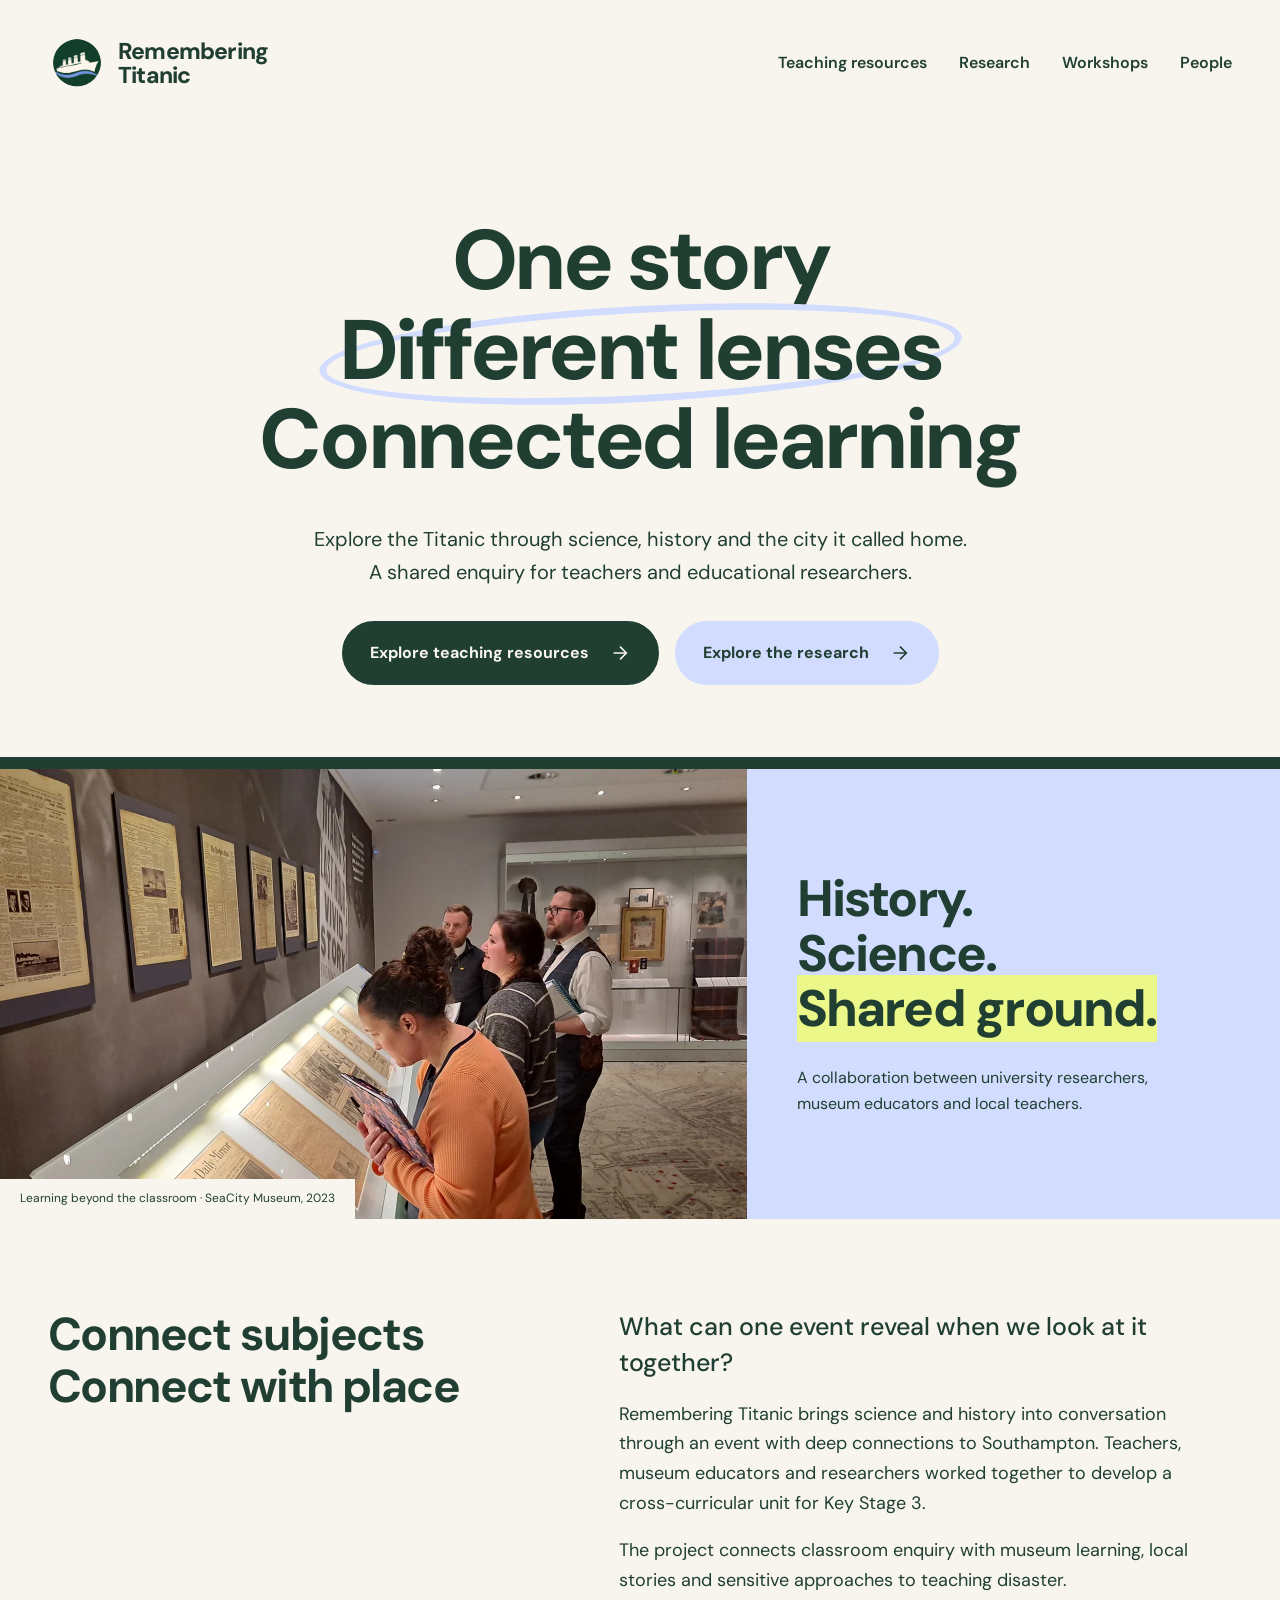
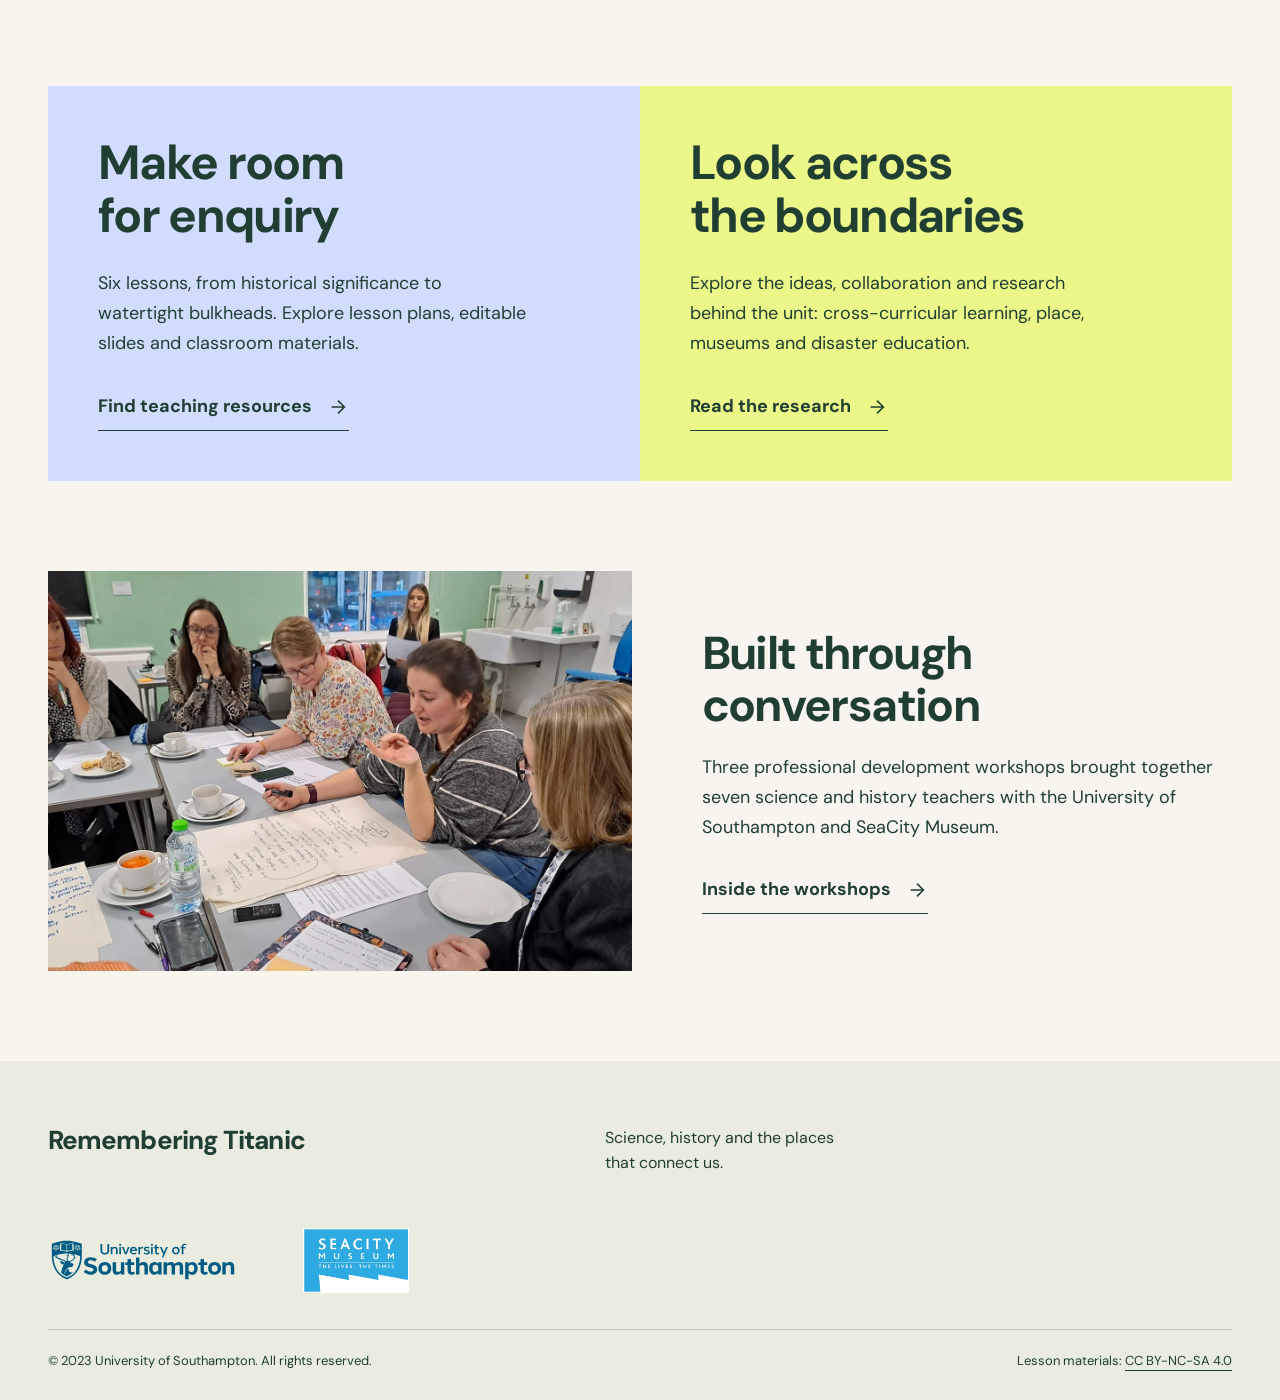
<file: docs/index.html>
<!doctype html><html lang="en-GB"><head><meta charset="utf-8"><meta name="viewport" content="width=device-width,initial-scale=1"><title>Remembering Titanic | KS3 Science &amp; History Resources</title><meta name="theme-color" content="#203f32"><link rel="stylesheet" href="./assets/fonts.css"><link rel="stylesheet" href="./assets/style.css"><link rel="icon" href="./assets/remembering-titanic-mark.png" type="image/png"><script src="./assets/site.js" defer></script>
<meta name="description" content="Explore free Key Stage 3 Titanic teaching resources, six science and history lessons, museum learning and educational research rooted in Southampton.">
<link rel="canonical" href="https://www.remembertitanic.com/">
<meta property="og:type" content="website">
<meta property="og:site_name" content="Remembering Titanic">
<meta property="og:locale" content="en_GB">
<meta property="og:title" content="Remembering Titanic | KS3 Science &amp; History Resources">
<meta property="og:description" content="Explore free Key Stage 3 Titanic teaching resources, six science and history lessons, museum learning and educational research rooted in Southampton.">
<meta property="og:url" content="https://www.remembertitanic.com/">
<meta property="og:image" content="https://www.remembertitanic.com/assets/museum.webp">
<meta property="og:image:alt" content="Project participants exploring the exhibits at SeaCity Museum">
<meta name="twitter:card" content="summary_large_image">
<meta name="twitter:title" content="Remembering Titanic | KS3 Science &amp; History Resources">
<meta name="twitter:description" content="Explore free Key Stage 3 Titanic teaching resources, six science and history lessons, museum learning and educational research rooted in Southampton.">
<meta name="twitter:image" content="https://www.remembertitanic.com/assets/museum.webp">
<meta name="twitter:image:alt" content="Project participants exploring the exhibits at SeaCity Museum">
<script type="application/ld+json">
{
  "@context": "https://schema.org",
  "@graph": [
    {
      "@type": "WebSite",
      "@id": "https://www.remembertitanic.com/#website",
      "url": "https://www.remembertitanic.com/",
      "name": "Remembering Titanic",
      "inLanguage": "en-GB",
      "description": "Explore free Key Stage 3 Titanic teaching resources, six science and history lessons, museum learning and educational research rooted in Southampton."
    },
    {
      "@type": "WebPage",
      "@id": "https://www.remembertitanic.com/#webpage",
      "url": "https://www.remembertitanic.com/",
      "name": "Remembering Titanic",
      "description": "Explore free Key Stage 3 Titanic teaching resources, six science and history lessons, museum learning and educational research rooted in Southampton.",
      "isPartOf": {
        "@id": "https://www.remembertitanic.com/#website"
      },
      "inLanguage": "en-GB"
    }
  ]
}
</script>
</head><body><a class="skip" href="#main">Skip to content</a><header class="header"><a class="brand" href="./"><img class="brand-logo" src="./assets/remembering-titanic-mark.png" alt="" width="58" height="58"><span>Remembering<br>Titanic</span></a><nav aria-label="Main navigation"><a href="./resources/">Teaching resources</a><a href="./research/">Research</a><a href="./cpd/">Workshops</a><a href="./team/">People</a></nav></header><main id="main"><section class="hero"><h1>One story<br><span class="circled">Different lenses</span><br>Connected learning</h1><p>Explore the Titanic through science, history and the city it called home. A shared enquiry for teachers and educational researchers.</p><div class="hero-actions"><a class="button" href="./resources/">Explore teaching resources <svg aria-hidden="true" width="22" height="22" viewBox="0 0 24 24" fill="none" stroke="currentColor" stroke-width="1.7"><path d="M5 12h14M12 5l7 7-7 7"/></svg></a><a class="button secondary" href="./research/">Explore the research <svg aria-hidden="true" width="22" height="22" viewBox="0 0 24 24" fill="none" stroke="currentColor" stroke-width="1.7"><path d="M5 12h14M12 5l7 7-7 7"/></svg></a></div></section><div class="photo-band"><figure><img src="./assets/museum.webp" alt="Project participants exploring the exhibits at SeaCity Museum" width="1600" height="900"><figcaption>Learning beyond the classroom · SeaCity Museum, 2023</figcaption></figure><div class="photo-caption"><span>History.<br>Science.<br><em>Shared ground.</em></span><p>A collaboration between university researchers, museum educators and local teachers.</p></div></div><section class="section split-intro"><h2>Connect subjects<br>Connect with place</h2><div><p class="lead">What can one event reveal when we look at it together?</p><p>Remembering Titanic brings science and history into conversation through an event with deep connections to Southampton. Teachers, museum educators and researchers worked together to develop a cross-curricular unit for Key Stage 3.</p><p>The project connects classroom enquiry with museum learning, local stories and sensitive approaches to teaching disaster.</p></div></section><section class="pathways"><article><h2>Make room<br>for enquiry</h2><p>Six lessons, from historical significance to watertight bulkheads. Explore lesson plans, editable slides and classroom materials.</p><a class="text-link" href="./resources/">Find teaching resources <svg aria-hidden="true" width="22" height="22" viewBox="0 0 24 24" fill="none" stroke="currentColor" stroke-width="1.7"><path d="M5 12h14M12 5l7 7-7 7"/></svg></a></article><article><h2>Look across<br>the boundaries</h2><p>Explore the ideas, collaboration and research behind the unit: cross-curricular learning, place, museums and disaster education.</p><a class="text-link" href="./research/">Read the research <svg aria-hidden="true" width="22" height="22" viewBox="0 0 24 24" fill="none" stroke="currentColor" stroke-width="1.7"><path d="M5 12h14M12 5l7 7-7 7"/></svg></a></article></section><section class="section together"><img src="./assets/collaboration.webp" alt="Teachers collaborating on lesson ideas during a project workshop" width="1600" height="900" loading="lazy"><div><h2>Built through<br>conversation</h2><p>Three professional development workshops brought together seven science and history teachers with the University of Southampton and SeaCity Museum.</p><a class="text-link" href="./cpd/">Inside the workshops <svg aria-hidden="true" width="22" height="22" viewBox="0 0 24 24" fill="none" stroke="currentColor" stroke-width="1.7"><path d="M5 12h14M12 5l7 7-7 7"/></svg></a></div></section></main><footer><div class="footer-top"><a class="brand" href="./">Remembering Titanic</a><p>Science, history and the places<br>that connect us.</p></div><div class="partners"><a href="https://www.southampton.ac.uk/"><img src="./assets/USH0149_LOGO-2021_RGB_Marine-Blue_Punched-AW.svg" alt="University of Southampton" width="220" height="65" loading="lazy"></a><a href="https://seacitymuseum.co.uk/"><img src="./assets/seacity-museum-vector-logo.webp" alt="SeaCity Museum" width="160" height="80" loading="lazy"></a></div><div class="fine"><span>© 2023 University of Southampton. All rights reserved.</span><span>Lesson materials: <a href="https://creativecommons.org/licenses/by-nc-sa/4.0/">CC BY-NC-SA 4.0</a></span></div></footer></body></html>
</file>
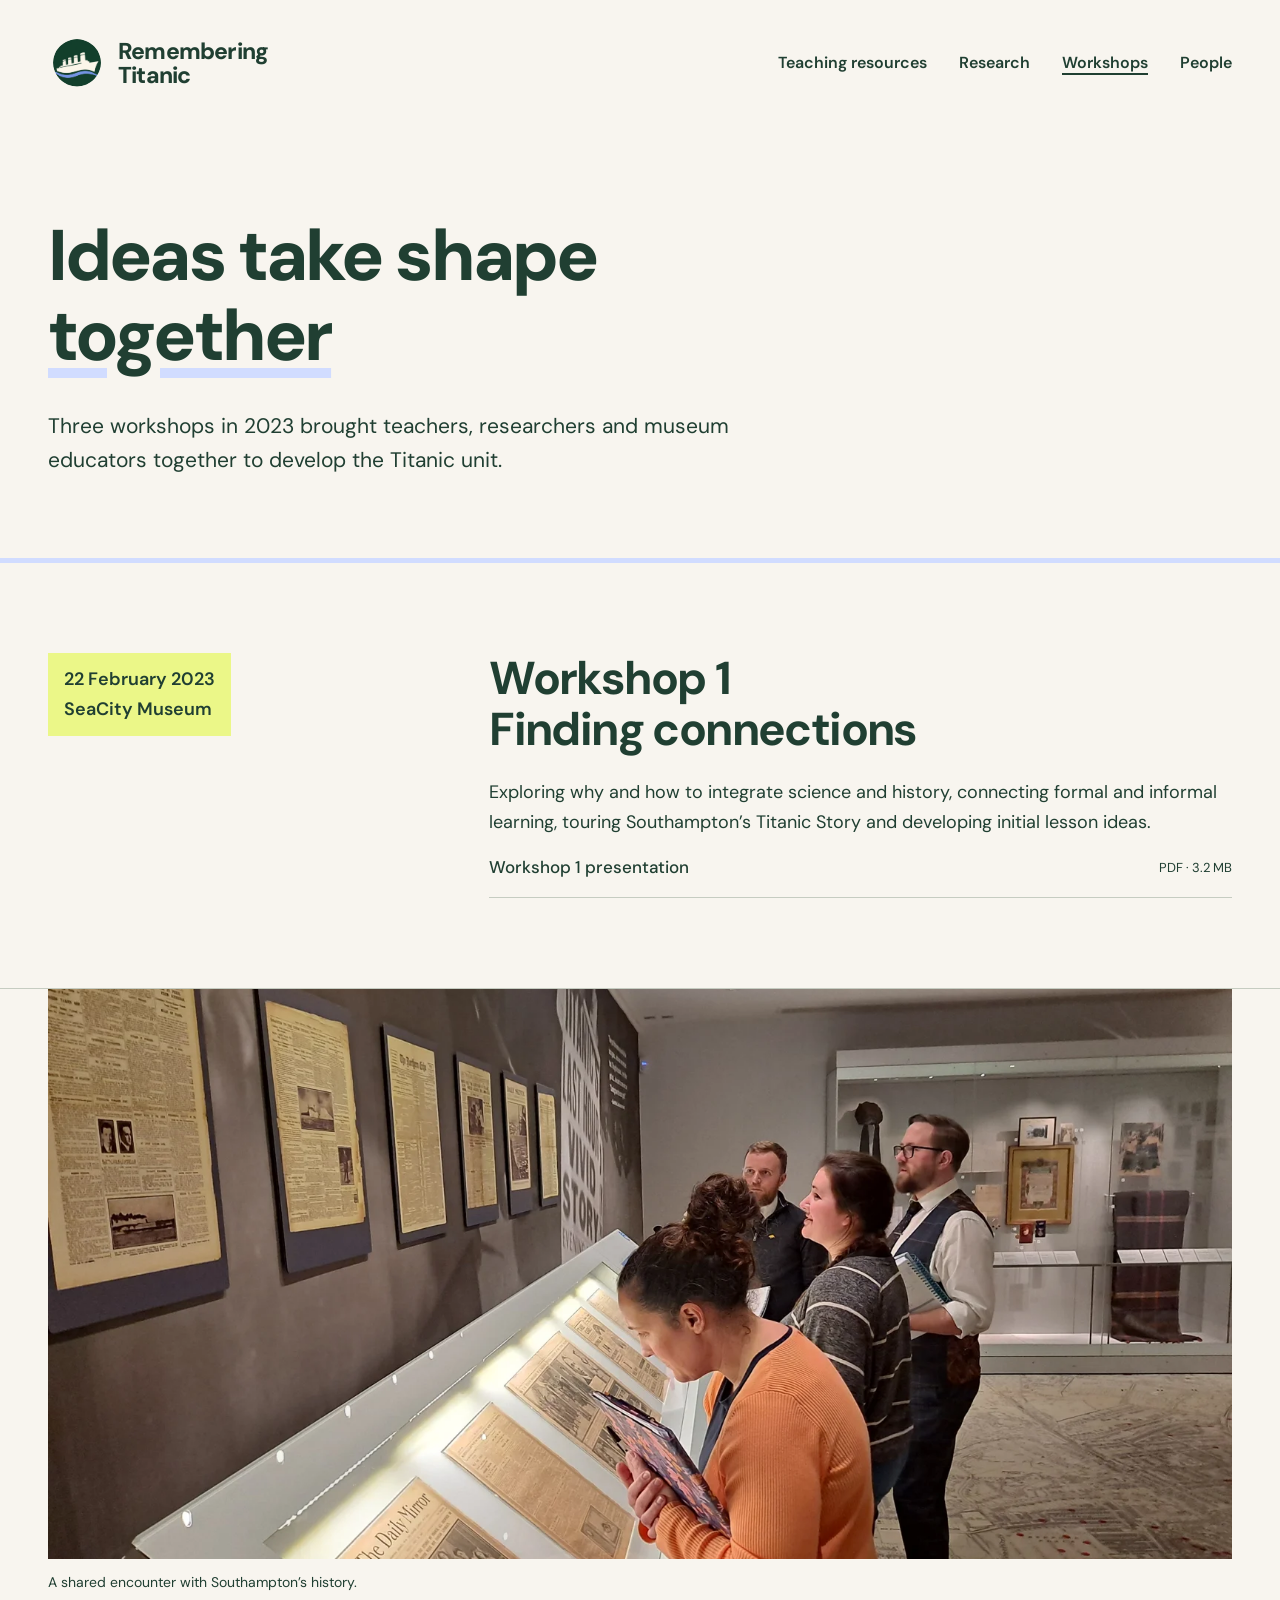
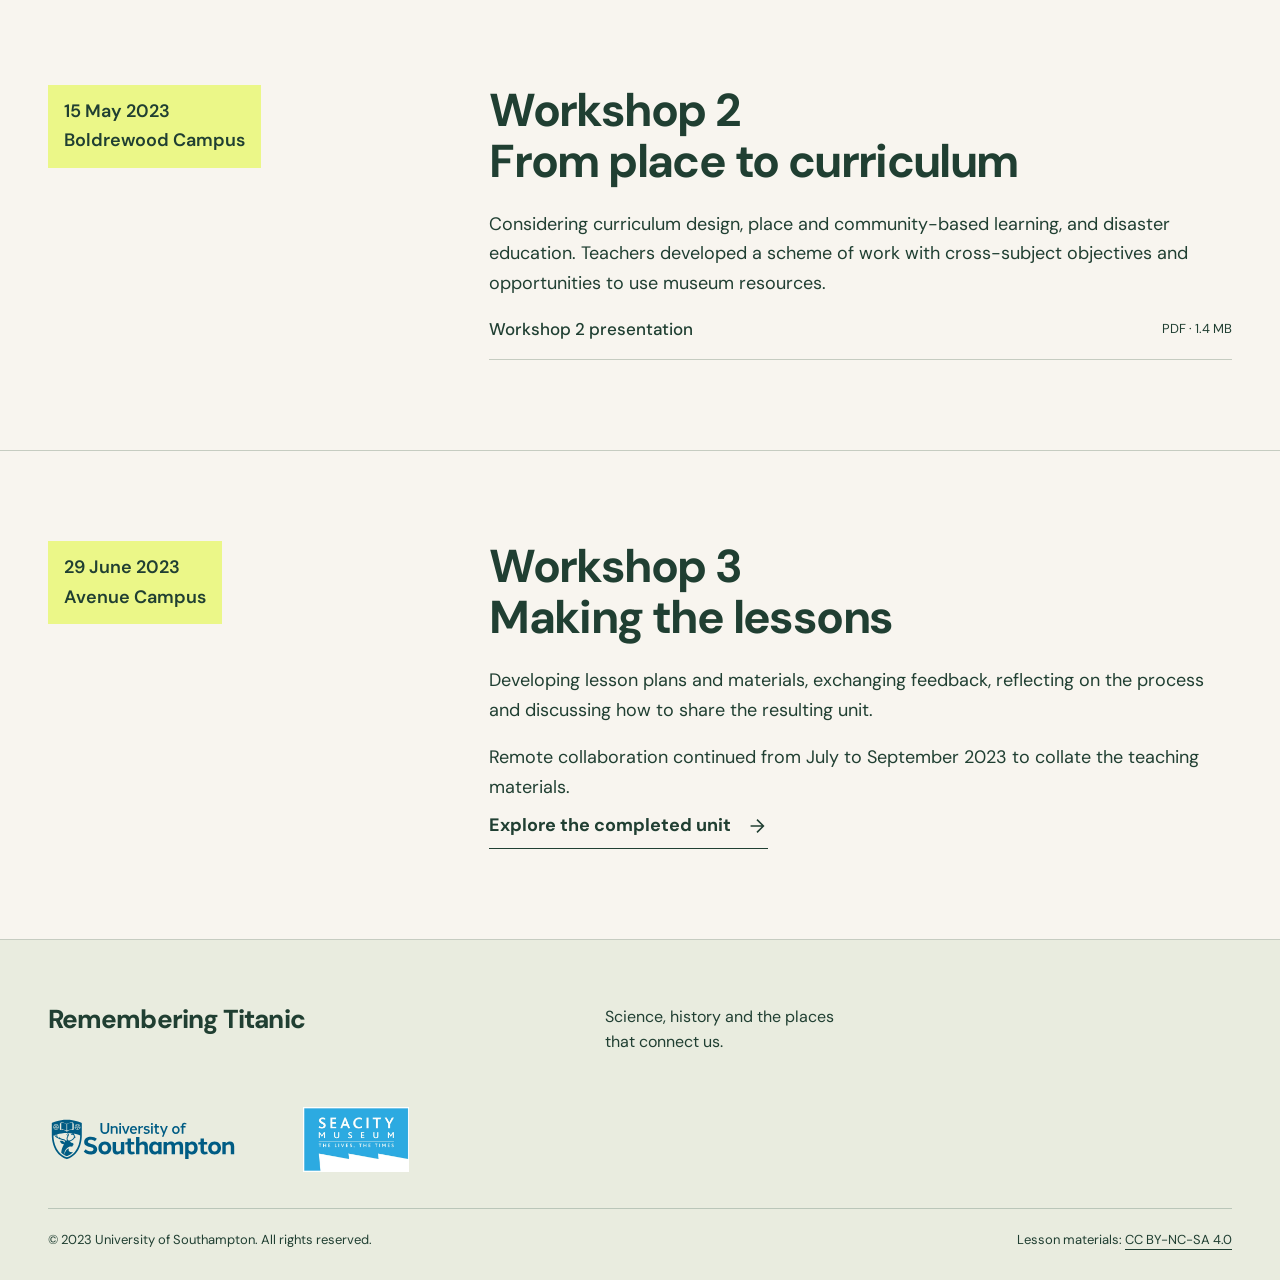
<file: docs/cpd/index.html>
<!doctype html><html lang="en-GB"><head><meta charset="utf-8"><meta name="viewport" content="width=device-width,initial-scale=1"><title>Professional development workshops | Remembering Titanic</title><meta name="theme-color" content="#203f32"><link rel="stylesheet" href="../assets/fonts.css"><link rel="stylesheet" href="../assets/style.css"><link rel="icon" href="../assets/remembering-titanic-mark.png" type="image/png"><script src="../assets/site.js" defer></script>
<meta name="description" content="Three collaborative workshops connecting science and history teachers, university researchers and SeaCity Museum.">
<link rel="canonical" href="https://www.remembertitanic.com/cpd/">
<meta property="og:type" content="website">
<meta property="og:site_name" content="Remembering Titanic">
<meta property="og:locale" content="en_GB">
<meta property="og:title" content="Professional development workshops | Remembering Titanic">
<meta property="og:description" content="Three collaborative workshops connecting science and history teachers, university researchers and SeaCity Museum.">
<meta property="og:url" content="https://www.remembertitanic.com/cpd/">
<meta property="og:image" content="https://www.remembertitanic.com/assets/museum.webp">
<meta property="og:image:alt" content="Project participants exploring the exhibits at SeaCity Museum">
<meta name="twitter:card" content="summary_large_image">
<meta name="twitter:title" content="Professional development workshops | Remembering Titanic">
<meta name="twitter:description" content="Three collaborative workshops connecting science and history teachers, university researchers and SeaCity Museum.">
<meta name="twitter:image" content="https://www.remembertitanic.com/assets/museum.webp">
<meta name="twitter:image:alt" content="Project participants exploring the exhibits at SeaCity Museum">
</head><body class="page-workshops"><a class="skip" href="#main">Skip to content</a><header class="header"><a class="brand" href="../"><img class="brand-logo" src="../assets/remembering-titanic-mark.png" alt="" width="58" height="58"><span>Remembering<br>Titanic</span></a><nav aria-label="Main navigation"><a href="../resources/">Teaching resources</a><a href="../research/">Research</a><a href="../cpd/" aria-current="page">Workshops</a><a href="../team/">People</a></nav></header><main id="main"><section class="page-heading"><h1>Ideas take shape<br><span class="underline">together</span></h1><p>Three workshops in 2023 brought teachers, researchers and museum educators together to develop the Titanic unit.</p></section><section class="section workshop"><div class="date">22 February 2023<br>SeaCity Museum</div><div><h2>Workshop 1<br>Finding connections</h2><p>Exploring why and how to integrate science and history, connecting formal and informal learning, touring Southampton’s Titanic Story and developing initial lesson ideas.</p><a class="download" href="../downloads/workshop-1-slides.pdf">Workshop 1 presentation <span>PDF · 3.2 MB</span></a></div></section><figure class="wide-photo"><img src="../assets/museum.webp" alt="Participants exploring historical exhibits at SeaCity Museum" loading="lazy" width="1600" height="900"><figcaption>A shared encounter with Southampton’s history.</figcaption></figure><section class="section workshop"><div class="date">15 May 2023<br>Boldrewood Campus</div><div><h2>Workshop 2<br>From place to curriculum</h2><p>Considering curriculum design, place and community-based learning, and disaster education. Teachers developed a scheme of work with cross-subject objectives and opportunities to use museum resources.</p><a class="download" href="../downloads/workshop-2-slides-copy.pdf">Workshop 2 presentation <span>PDF · 1.4 MB</span></a></div></section><section class="section workshop"><div class="date">29 June 2023<br>Avenue Campus</div><div><h2>Workshop 3<br>Making the lessons</h2><p>Developing lesson plans and materials, exchanging feedback, reflecting on the process and discussing how to share the resulting unit.</p><p>Remote collaboration continued from July to September 2023 to collate the teaching materials.</p><a class="text-link" href="../resources/">Explore the completed unit <svg aria-hidden="true" width="22" height="22" viewBox="0 0 24 24" fill="none" stroke="currentColor" stroke-width="1.7"><path d="M5 12h14M12 5l7 7-7 7"/></svg></a></div></section></main><footer><div class="footer-top"><a class="brand" href="../">Remembering Titanic</a><p>Science, history and the places<br>that connect us.</p></div><div class="partners"><a href="https://www.southampton.ac.uk/"><img src="../assets/USH0149_LOGO-2021_RGB_Marine-Blue_Punched-AW.svg" alt="University of Southampton" width="220" height="65" loading="lazy"></a><a href="https://seacitymuseum.co.uk/"><img src="../assets/seacity-museum-vector-logo.webp" alt="SeaCity Museum" width="160" height="80" loading="lazy"></a></div><div class="fine"><span>© 2023 University of Southampton. All rights reserved.</span><span>Lesson materials: <a href="https://creativecommons.org/licenses/by-nc-sa/4.0/">CC BY-NC-SA 4.0</a></span></div></footer></body></html>
</file>
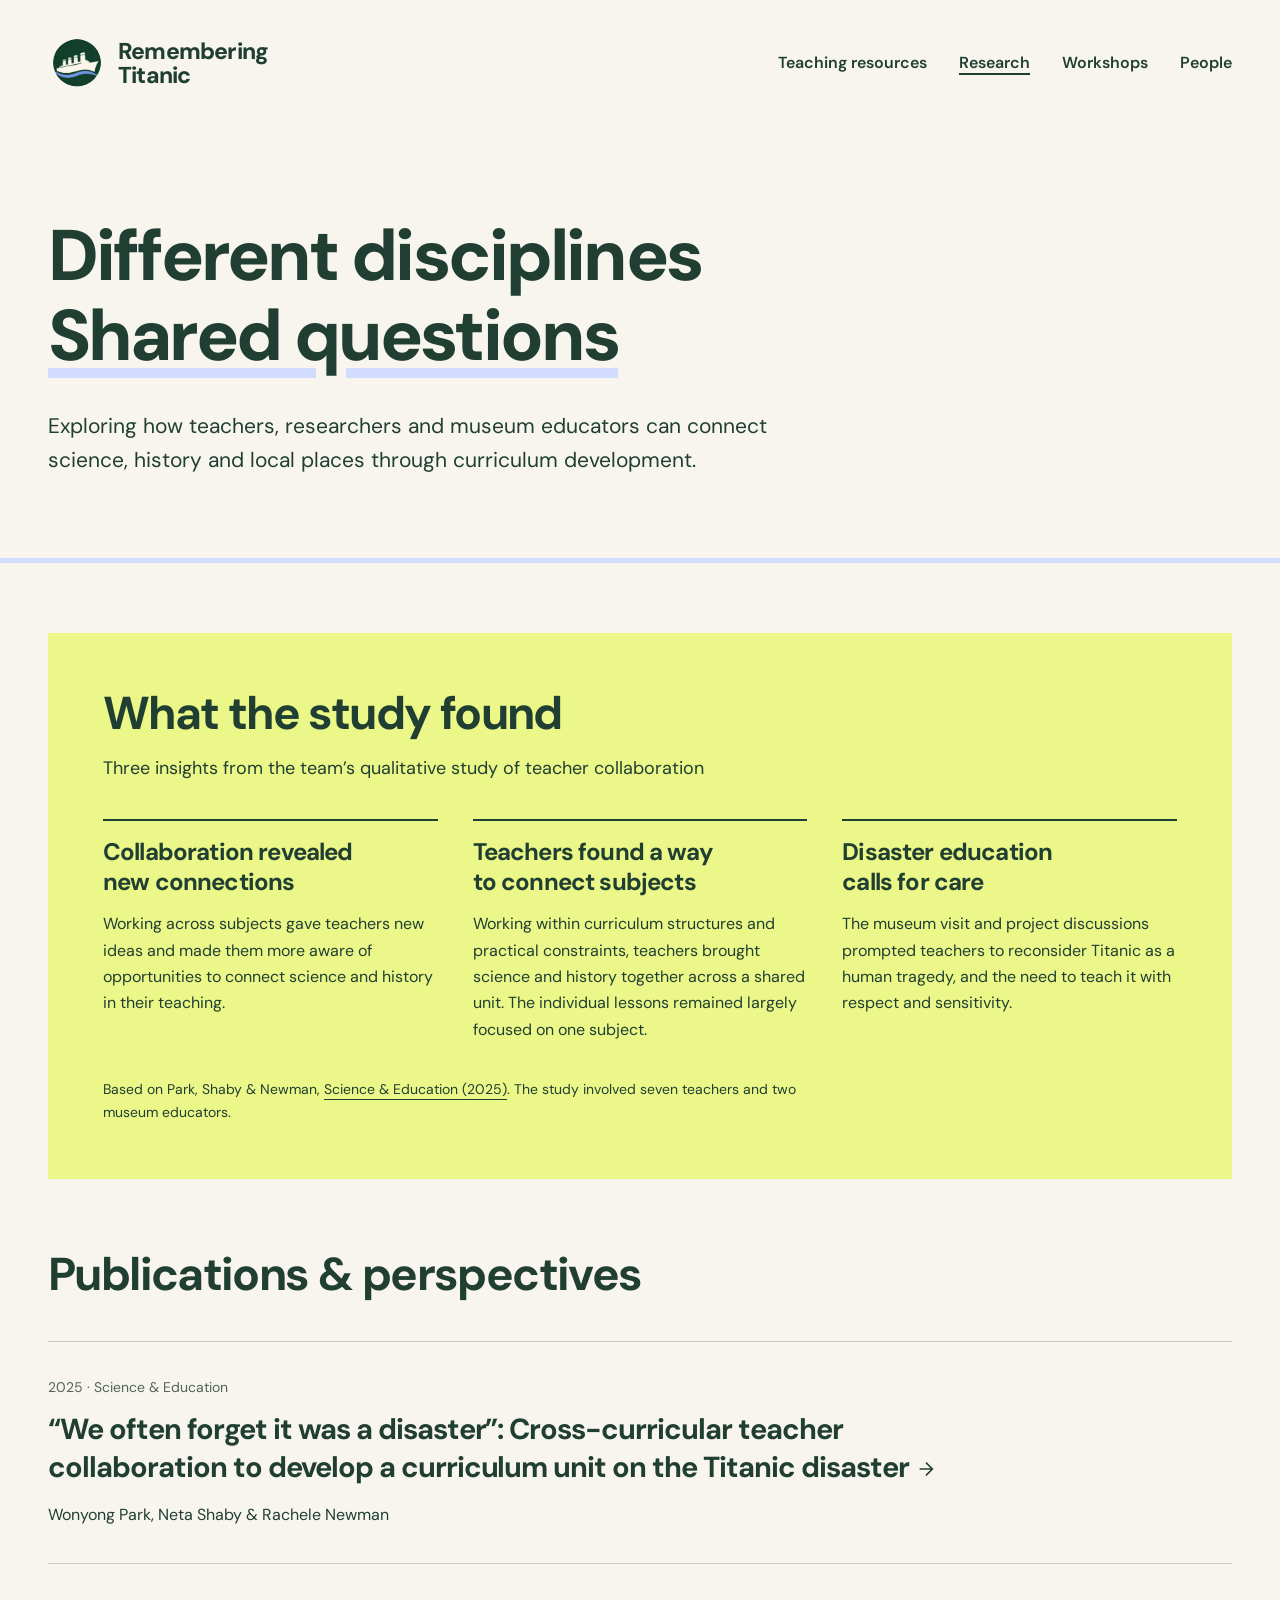
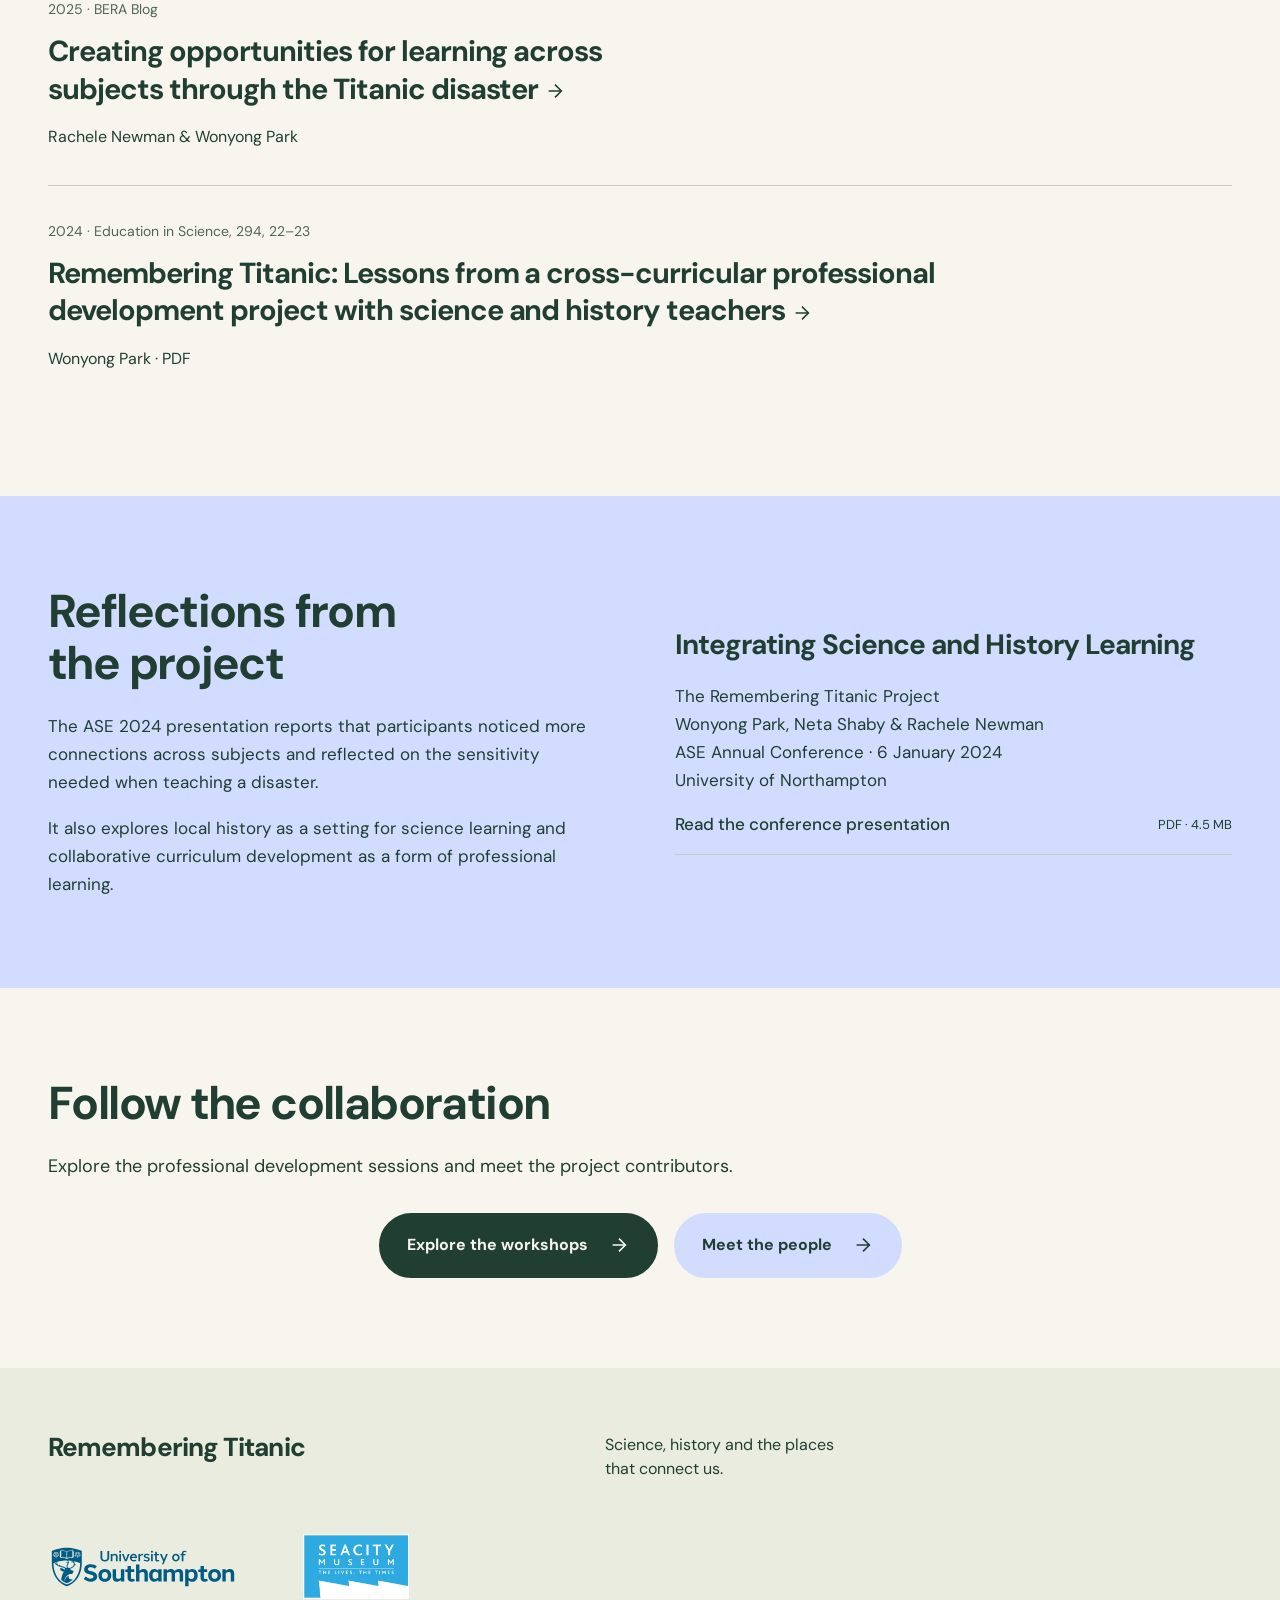
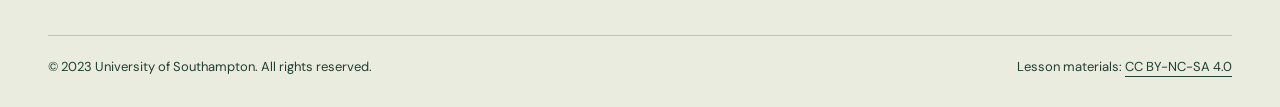
<file: docs/research/index.html>
<!doctype html><html lang="en-GB"><head><meta charset="utf-8"><meta name="viewport" content="width=device-width,initial-scale=1"><title>Research | Remembering Titanic</title><meta name="theme-color" content="#203f32"><link rel="stylesheet" href="../assets/fonts.css"><link rel="stylesheet" href="../assets/style.css"><link rel="icon" href="../assets/remembering-titanic-mark.png" type="image/png"><script src="../assets/site.js" defer></script>
<meta name="description" content="Research publications, conference presentations and perspectives on cross-curricular Titanic education.">
<link rel="canonical" href="https://www.remembertitanic.com/research/">
<meta property="og:type" content="website">
<meta property="og:site_name" content="Remembering Titanic">
<meta property="og:locale" content="en_GB">
<meta property="og:title" content="Research | Remembering Titanic">
<meta property="og:description" content="Research publications, conference presentations and perspectives on cross-curricular Titanic education.">
<meta property="og:url" content="https://www.remembertitanic.com/research/">
<meta property="og:image" content="https://www.remembertitanic.com/assets/museum.webp">
<meta property="og:image:alt" content="Project participants exploring the exhibits at SeaCity Museum">
<meta name="twitter:card" content="summary_large_image">
<meta name="twitter:title" content="Research | Remembering Titanic">
<meta name="twitter:description" content="Research publications, conference presentations and perspectives on cross-curricular Titanic education.">
<meta name="twitter:image" content="https://www.remembertitanic.com/assets/museum.webp">
<meta name="twitter:image:alt" content="Project participants exploring the exhibits at SeaCity Museum">
</head><body class="page-research"><a class="skip" href="#main">Skip to content</a><header class="header"><a class="brand" href="../"><img class="brand-logo" src="../assets/remembering-titanic-mark.png" alt="" width="58" height="58"><span>Remembering<br>Titanic</span></a><nav aria-label="Main navigation"><a href="../resources/">Teaching resources</a><a href="../research/" aria-current="page">Research</a><a href="../cpd/">Workshops</a><a href="../team/">People</a></nav></header><main id="main"><section class="page-heading"><h1>Different disciplines<br><span class="underline">Shared questions</span></h1><p>Exploring how teachers, researchers and museum educators can connect science, history and local places through curriculum development.</p></section><section class="section findings-section"><div class="findings-heading"><h2>What the study found</h2><p>Three insights from the team’s qualitative study of teacher collaboration</p></div><div class="findings-grid"><article><h3>Collaboration revealed new connections</h3><p>Working across subjects gave teachers new ideas and made them more aware of opportunities to connect science and history in their teaching.</p></article><article><h3>Teachers found a way to connect subjects</h3><p>Working within curriculum structures and practical constraints, teachers brought science and history together across a shared unit. The individual lessons remained largely focused on one subject.</p></article><article><h3>Disaster education calls for care</h3><p>The museum visit and project discussions prompted teachers to reconsider Titanic as a human tragedy, and the need to teach it with respect and sensitivity.</p></article></div><p class="findings-source">Based on Park, Shaby &amp; Newman, <a href="https://doi.org/10.1007/s11191-024-00540-0">Science &amp; Education (2025)</a>. The study involved seven teachers and two museum educators.</p></section><section class="section publications"><h2>Publications & perspectives</h2><article><div class="meta">2025 · Science & Education</div><h3><a href="https://doi.org/10.1007/s11191-024-00540-0">“We often forget it was a disaster”: Cross-curricular teacher collaboration to develop a curriculum unit on the Titanic disaster <svg aria-hidden="true" width="22" height="22" viewBox="0 0 24 24" fill="none" stroke="currentColor" stroke-width="1.7"><path d="M5 12h14M12 5l7 7-7 7"/></svg></a></h3><p>Wonyong Park, Neta Shaby & Rachele Newman</p></article><article><div class="meta">2025 · BERA Blog</div><h3><a href="https://www.bera.ac.uk/blog/creating-opportunities-for-learning-across-subjects-through-the-titanic-disaster">Creating opportunities for learning across subjects through the Titanic disaster <svg aria-hidden="true" width="22" height="22" viewBox="0 0 24 24" fill="none" stroke="currentColor" stroke-width="1.7"><path d="M5 12h14M12 5l7 7-7 7"/></svg></a></h3><p>Rachele Newman & Wonyong Park</p></article><article><div class="meta">2024 · Education in Science, 294, 22–23</div><h3><a href="https://wonyongpark89.github.io/files/eistitanic.pdf">Remembering Titanic: Lessons from a cross-curricular professional development project with science and history teachers <svg aria-hidden="true" width="22" height="22" viewBox="0 0 24 24" fill="none" stroke="currentColor" stroke-width="1.7"><path d="M5 12h14M12 5l7 7-7 7"/></svg></a></h3><p>Wonyong Park · PDF</p></article></section><section class="section research-notes"><div><h2>Reflections from<br>the project</h2><p>The ASE 2024 presentation reports that participants noticed more connections across subjects and reflected on the sensitivity needed when teaching a disaster.</p><p>It also explores local history as a setting for science learning and collaborative curriculum development as a form of professional learning.</p></div><div><h3>Integrating Science and History Learning</h3><p>The Remembering Titanic Project<br>Wonyong Park, Neta Shaby & Rachele Newman<br>ASE Annual Conference · 6 January 2024<br>University of Northampton</p><a class="download" href="../downloads/ase2024-remembering-titanic.pdf">Read the conference presentation <span>PDF · 4.5 MB</span></a></div></section><section class="section"><h2>Follow the collaboration</h2><p>Explore the professional development sessions and meet the project contributors.</p><div class="hero-actions"><a class="button" href="../cpd/">Explore the workshops <svg aria-hidden="true" width="22" height="22" viewBox="0 0 24 24" fill="none" stroke="currentColor" stroke-width="1.7"><path d="M5 12h14M12 5l7 7-7 7"/></svg></a><a class="button secondary" href="../team/">Meet the people <svg aria-hidden="true" width="22" height="22" viewBox="0 0 24 24" fill="none" stroke="currentColor" stroke-width="1.7"><path d="M5 12h14M12 5l7 7-7 7"/></svg></a></div></section></main><footer><div class="footer-top"><a class="brand" href="../">Remembering Titanic</a><p>Science, history and the places<br>that connect us.</p></div><div class="partners"><a href="https://www.southampton.ac.uk/"><img src="../assets/USH0149_LOGO-2021_RGB_Marine-Blue_Punched-AW.svg" alt="University of Southampton" width="220" height="65" loading="lazy"></a><a href="https://seacitymuseum.co.uk/"><img src="../assets/seacity-museum-vector-logo.webp" alt="SeaCity Museum" width="160" height="80" loading="lazy"></a></div><div class="fine"><span>© 2023 University of Southampton. All rights reserved.</span><span>Lesson materials: <a href="https://creativecommons.org/licenses/by-nc-sa/4.0/">CC BY-NC-SA 4.0</a></span></div></footer></body></html>
</file>
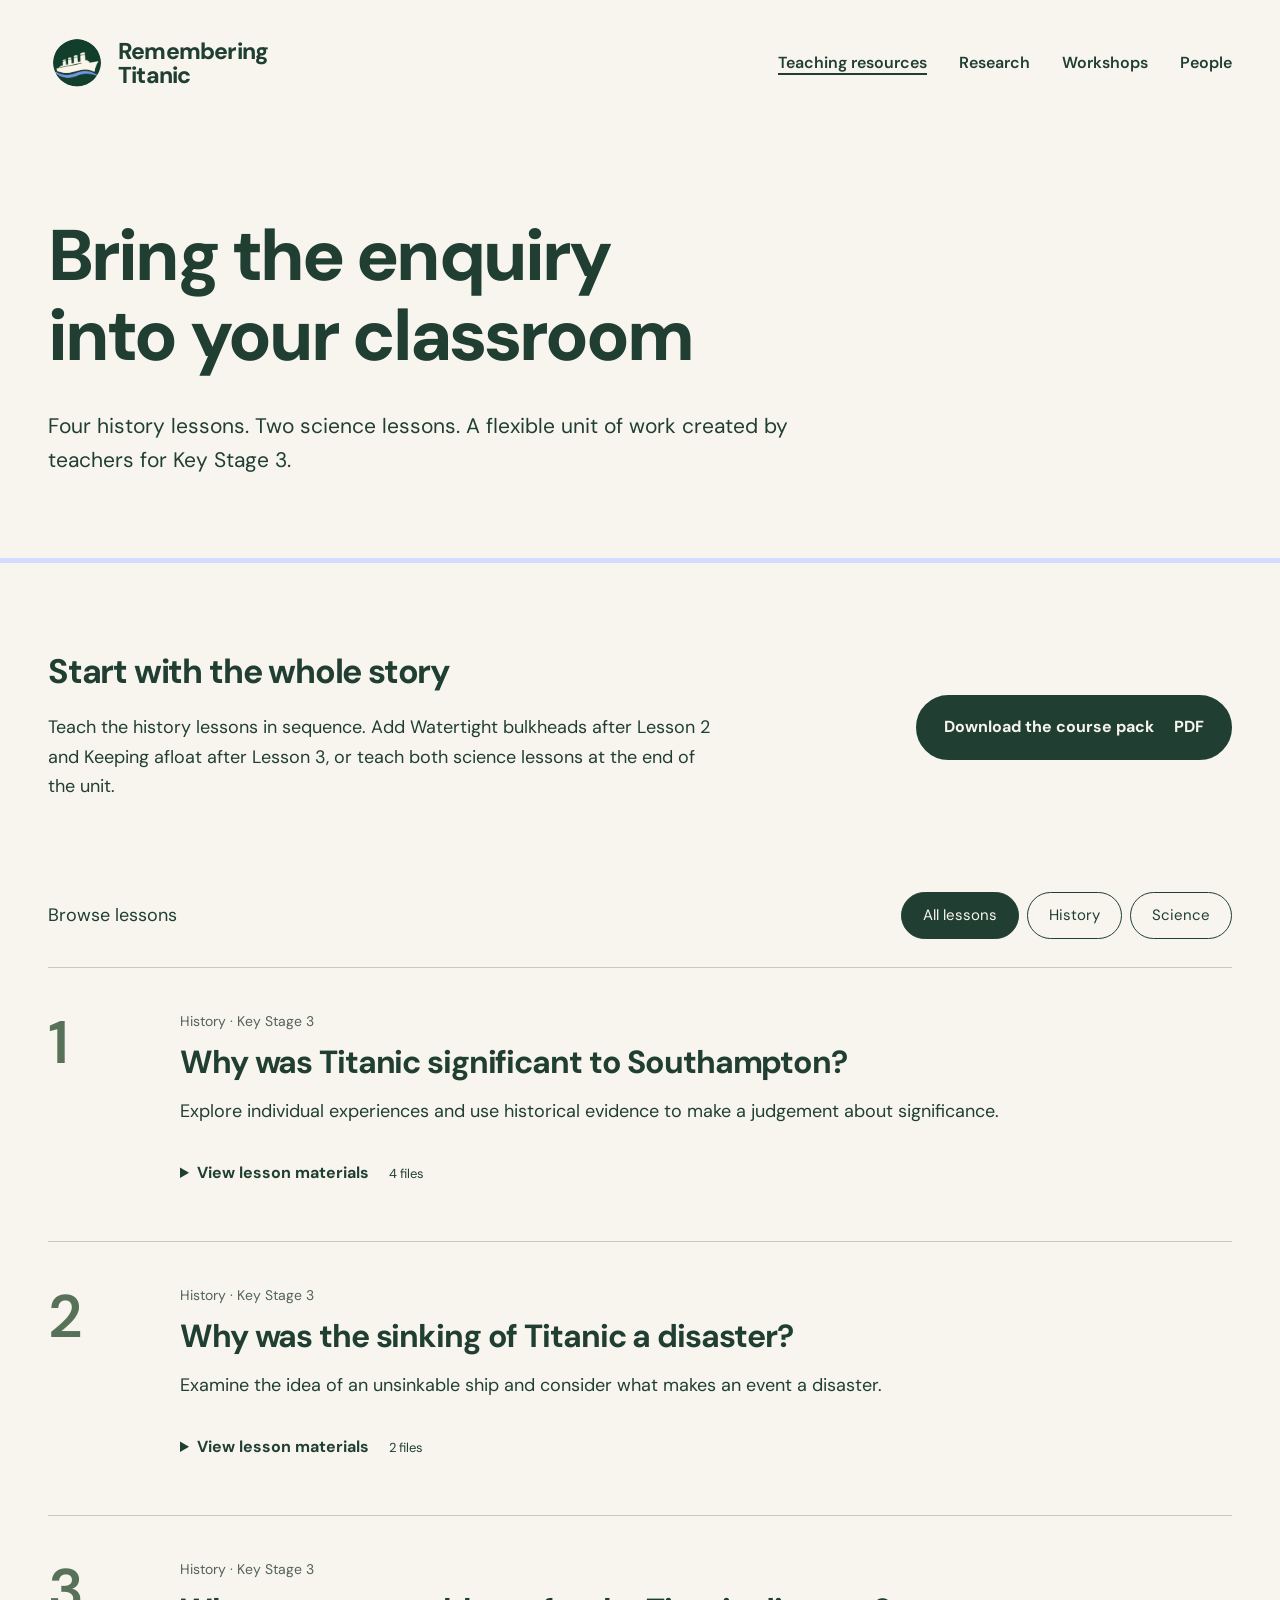
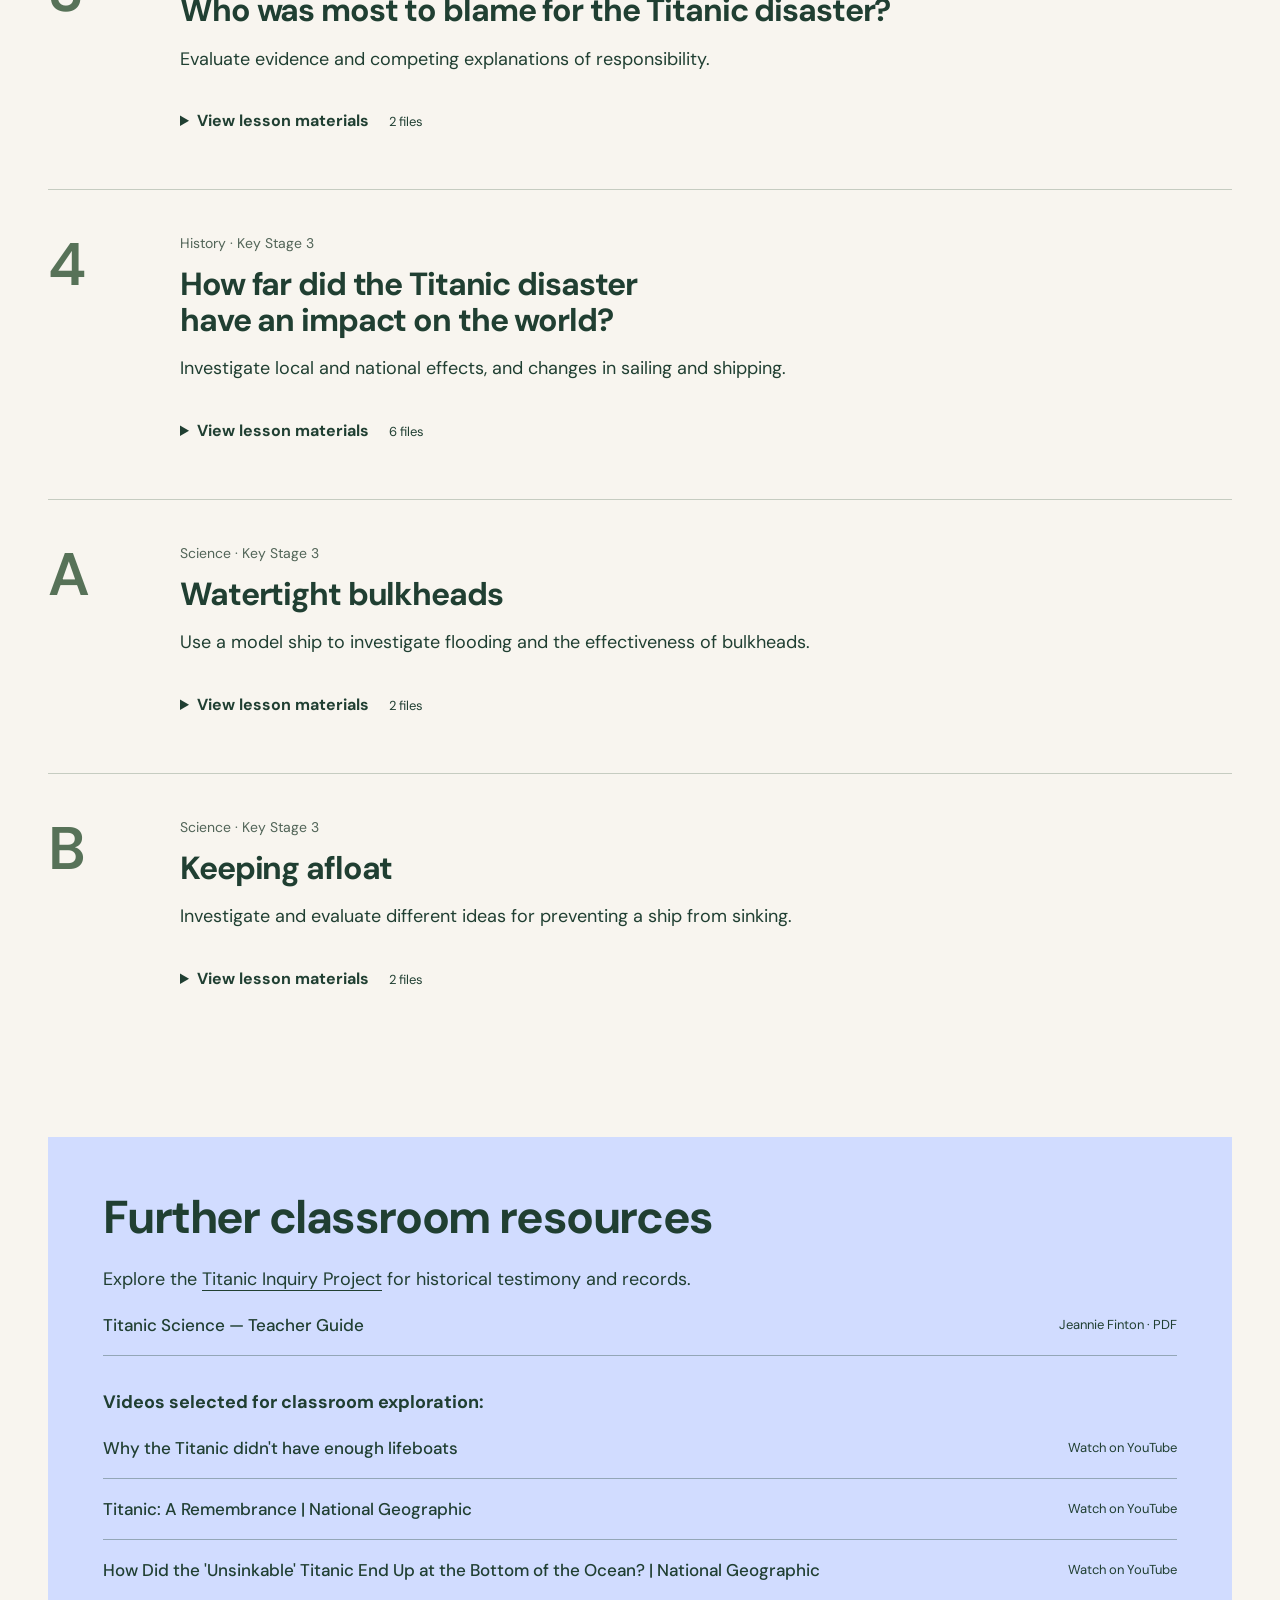
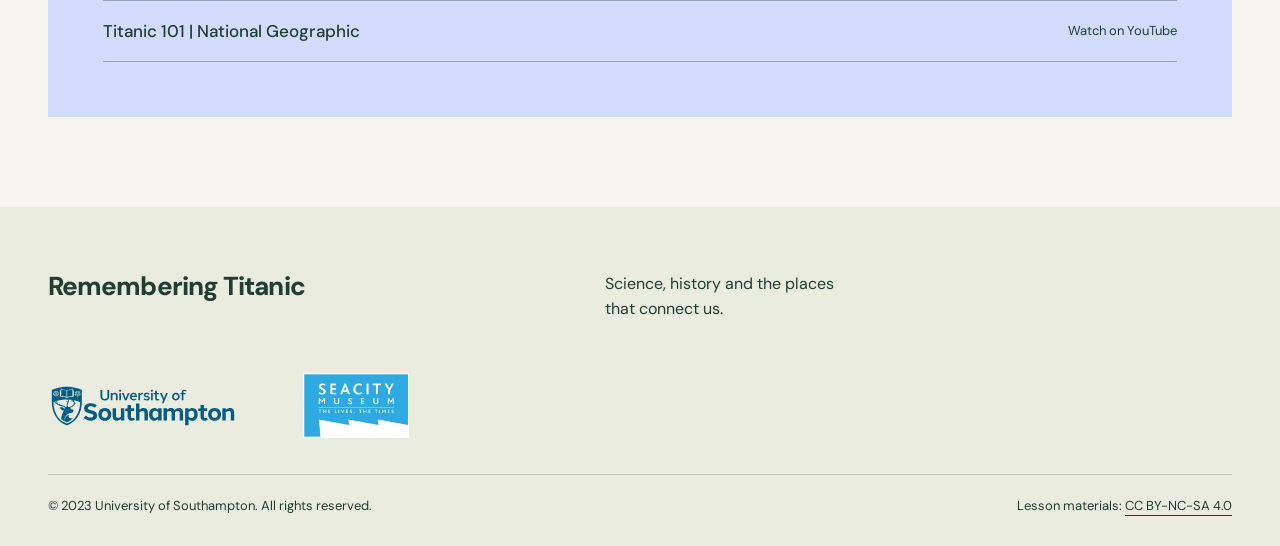
<file: docs/resources/index.html>
<!doctype html><html lang="en-GB"><head><meta charset="utf-8"><meta name="viewport" content="width=device-width,initial-scale=1"><title>Teaching resources | Remembering Titanic</title><meta name="theme-color" content="#203f32"><link rel="stylesheet" href="../assets/fonts.css"><link rel="stylesheet" href="../assets/style.css"><link rel="icon" href="../assets/remembering-titanic-mark.png" type="image/png"><script src="../assets/site.js" defer></script>
<meta name="description" content="Download six cross-curricular Titanic lessons for Key Stage 3, including slides, lesson outlines and classroom resources.">
<link rel="canonical" href="https://www.remembertitanic.com/resources/">
<meta property="og:type" content="website">
<meta property="og:site_name" content="Remembering Titanic">
<meta property="og:locale" content="en_GB">
<meta property="og:title" content="Teaching resources | Remembering Titanic">
<meta property="og:description" content="Download six cross-curricular Titanic lessons for Key Stage 3, including slides, lesson outlines and classroom resources.">
<meta property="og:url" content="https://www.remembertitanic.com/resources/">
<meta property="og:image" content="https://www.remembertitanic.com/assets/museum.webp">
<meta property="og:image:alt" content="Project participants exploring the exhibits at SeaCity Museum">
<meta name="twitter:card" content="summary_large_image">
<meta name="twitter:title" content="Teaching resources | Remembering Titanic">
<meta name="twitter:description" content="Download six cross-curricular Titanic lessons for Key Stage 3, including slides, lesson outlines and classroom resources.">
<meta name="twitter:image" content="https://www.remembertitanic.com/assets/museum.webp">
<meta name="twitter:image:alt" content="Project participants exploring the exhibits at SeaCity Museum">
</head><body><a class="skip" href="#main">Skip to content</a><header class="header"><a class="brand" href="../"><img class="brand-logo" src="../assets/remembering-titanic-mark.png" alt="" width="58" height="58"><span>Remembering<br>Titanic</span></a><nav aria-label="Main navigation"><a href="../resources/" aria-current="page">Teaching resources</a><a href="../research/">Research</a><a href="../cpd/">Workshops</a><a href="../team/">People</a></nav></header><main id="main"><section class="page-heading"><h1>Bring the enquiry<br>into your classroom</h1><p>Four history lessons. Two science lessons. A flexible unit of work created by teachers for Key Stage 3.</p></section><section class="section resource-start"><div><h2>Start with the whole story</h2><p>Teach the history lessons in sequence. Add Watertight bulkheads after Lesson 2 and Keeping afloat after Lesson 3, or teach both science lessons at the end of the unit.</p></div><a class="button" href="../downloads/remembering-titanic-course-pack.pdf" download>Download the course pack <span>PDF</span></a></section><section class="section lessons"><div class="filter-bar" hidden><span>Browse lessons</span><div role="group" aria-label="Filter lessons by subject"><button aria-pressed="true" data-filter="all">All lessons</button><button aria-pressed="false" data-filter="history">History</button><button aria-pressed="false" data-filter="science">Science</button></div><p id="filter-status" class="sr-only" aria-live="polite"></p></div><article class="lesson" data-subject="history"><div class="lesson-id">1</div><div><div class="meta">History · Key Stage 3</div><h2>Why was Titanic significant to Southampton?</h2><p>Explore individual experiences and use historical evidence to make a judgement about significance.</p><details><summary>View lesson materials <span>4 files</span></summary><div class="downloads"><a class="download" href="../downloads/l1-lesson-overview.pdf">Lesson Overview <span>PDF · 0.6 MB</span></a><a class="download" href="../downloads/l1-resource-1-individual-information-cards.pdf">Resource 1 - Individual Information Cards <span>PDF · 0.3 MB</span></a><a class="download" href="../downloads/l1-resource-2-significance-table.pdf">Resource 2 - Significance Table <span>PDF · 0.2 MB</span></a><a class="download" href="../downloads/l1-slide-deck.pdf">Slide Deck <span>PDF · 0.5 MB</span></a></div></details></div></article><article class="lesson" data-subject="history"><div class="lesson-id">2</div><div><div class="meta">History · Key Stage 3</div><h2>Why was the sinking of Titanic a disaster?</h2><p>Examine the idea of an unsinkable ship and consider what makes an event a disaster.</p><details><summary>View lesson materials <span>2 files</span></summary><div class="downloads"><a class="download" href="../downloads/l2-lesson-overview.pdf">Lesson Overview <span>PDF · 0.5 MB</span></a><a class="download" href="../downloads/l2-slide-deck.pdf">Slide Deck <span>PDF · 0.8 MB</span></a></div></details></div></article><article class="lesson" data-subject="history"><div class="lesson-id">3</div><div><div class="meta">History · Key Stage 3</div><h2>Who was most to blame for the Titanic disaster?</h2><p>Evaluate evidence and competing explanations of responsibility.</p><details><summary>View lesson materials <span>2 files</span></summary><div class="downloads"><a class="download" href="../downloads/l3-lesson-overview.pdf">Lesson Overview <span>PDF · 0.6 MB</span></a><a class="download" href="../downloads/l3-slide-deck.pdf">Slide Deck <span>PDF · 0.5 MB</span></a></div></details></div></article><article class="lesson" data-subject="history"><div class="lesson-id">4</div><div><div class="meta">History · Key Stage 3</div><h2>How far did the Titanic disaster have an impact on the world?</h2><p>Investigate local and national effects, and changes in sailing and shipping.</p><details><summary>View lesson materials <span>6 files</span></summary><div class="downloads"><a class="download" href="../downloads/l4-lesson-overview.pdf">Lesson Overview <span>PDF · 0.5 MB</span></a><a class="download" href="../downloads/l4-resource-1-images.pdf">Resource 1 - Images <span>PDF · 0.9 MB</span></a><a class="download" href="../downloads/l4-resource-2-worksheet.pdf">Resource 2 - Worksheet <span>PDF · 0.1 MB</span></a><a class="download" href="../downloads/l4-resource-3-information-cards.pdf">Resource 3 - Information Cards <span>PDF · 0.2 MB</span></a><a class="download" href="../downloads/l4-resource-4-line-of-change-and-continuity.pdf">Resource 4 - Line of Change and Continuity <span>PDF · 0.2 MB</span></a><a class="download" href="../downloads/l4-slide-deck.pdf">Slide Deck <span>PDF · 0.3 MB</span></a></div></details></div></article><article class="lesson" data-subject="science"><div class="lesson-id">A</div><div><div class="meta">Science · Key Stage 3</div><h2>Watertight bulkheads</h2><p>Use a model ship to investigate flooding and the effectiveness of bulkheads.</p><details><summary>View lesson materials <span>2 files</span></summary><div class="downloads"><a class="download" href="../downloads/la-lesson-overview.pdf">Lesson Overview <span>PDF · 0.9 MB</span></a><a class="download" href="../downloads/la-slide-deck.pdf">Slide Deck <span>PDF · 0.6 MB</span></a></div></details></div></article><article class="lesson" data-subject="science"><div class="lesson-id">B</div><div><div class="meta">Science · Key Stage 3</div><h2>Keeping afloat</h2><p>Investigate and evaluate different ideas for preventing a ship from sinking.</p><details><summary>View lesson materials <span>2 files</span></summary><div class="downloads"><a class="download" href="../downloads/lb-lesson-overview.pdf">Lesson Overview <span>PDF · 0.6 MB</span></a><a class="download" href="../downloads/lb-slide-deck.pdf">Slide Deck <span>PDF · 0.4 MB</span></a></div></details></div></article></section><section class="section further-resources"><h2>Further classroom resources</h2><p>Explore the <a href="https://www.titanicinquiry.org/">Titanic Inquiry Project</a> for historical testimony and records.</p><a class="download" href="../downloads/titanic-science-teacher-guide.pdf">Titanic Science — Teacher Guide<span>Jeannie Finton · PDF</span></a><p class="video-intro">Videos selected for classroom exploration:</p><div class="video-links"><a class="download" href="https://www.youtube.com/watch?v=K64wRD8eaus">Why the Titanic didn&#x27;t have enough lifeboats<span>Watch on YouTube</span></a><a class="download" href="https://www.youtube.com/watch?v=1PhMWUoPDsk">Titanic: A Remembrance | National Geographic<span>Watch on YouTube</span></a><a class="download" href="https://www.youtube.com/watch?v=4pywFRpEcZA">How Did the &#x27;Unsinkable&#x27; Titanic End Up at the Bottom of the Ocean? | National Geographic<span>Watch on YouTube</span></a><a class="download" href="https://www.youtube.com/watch?v=TpABdOzmxJY">Titanic 101 | National Geographic<span>Watch on YouTube</span></a></div></section></main><footer><div class="footer-top"><a class="brand" href="../">Remembering Titanic</a><p>Science, history and the places<br>that connect us.</p></div><div class="partners"><a href="https://www.southampton.ac.uk/"><img src="../assets/USH0149_LOGO-2021_RGB_Marine-Blue_Punched-AW.svg" alt="University of Southampton" width="220" height="65" loading="lazy"></a><a href="https://seacitymuseum.co.uk/"><img src="../assets/seacity-museum-vector-logo.webp" alt="SeaCity Museum" width="160" height="80" loading="lazy"></a></div><div class="fine"><span>© 2023 University of Southampton. All rights reserved.</span><span>Lesson materials: <a href="https://creativecommons.org/licenses/by-nc-sa/4.0/">CC BY-NC-SA 4.0</a></span></div></footer></body></html>
</file>
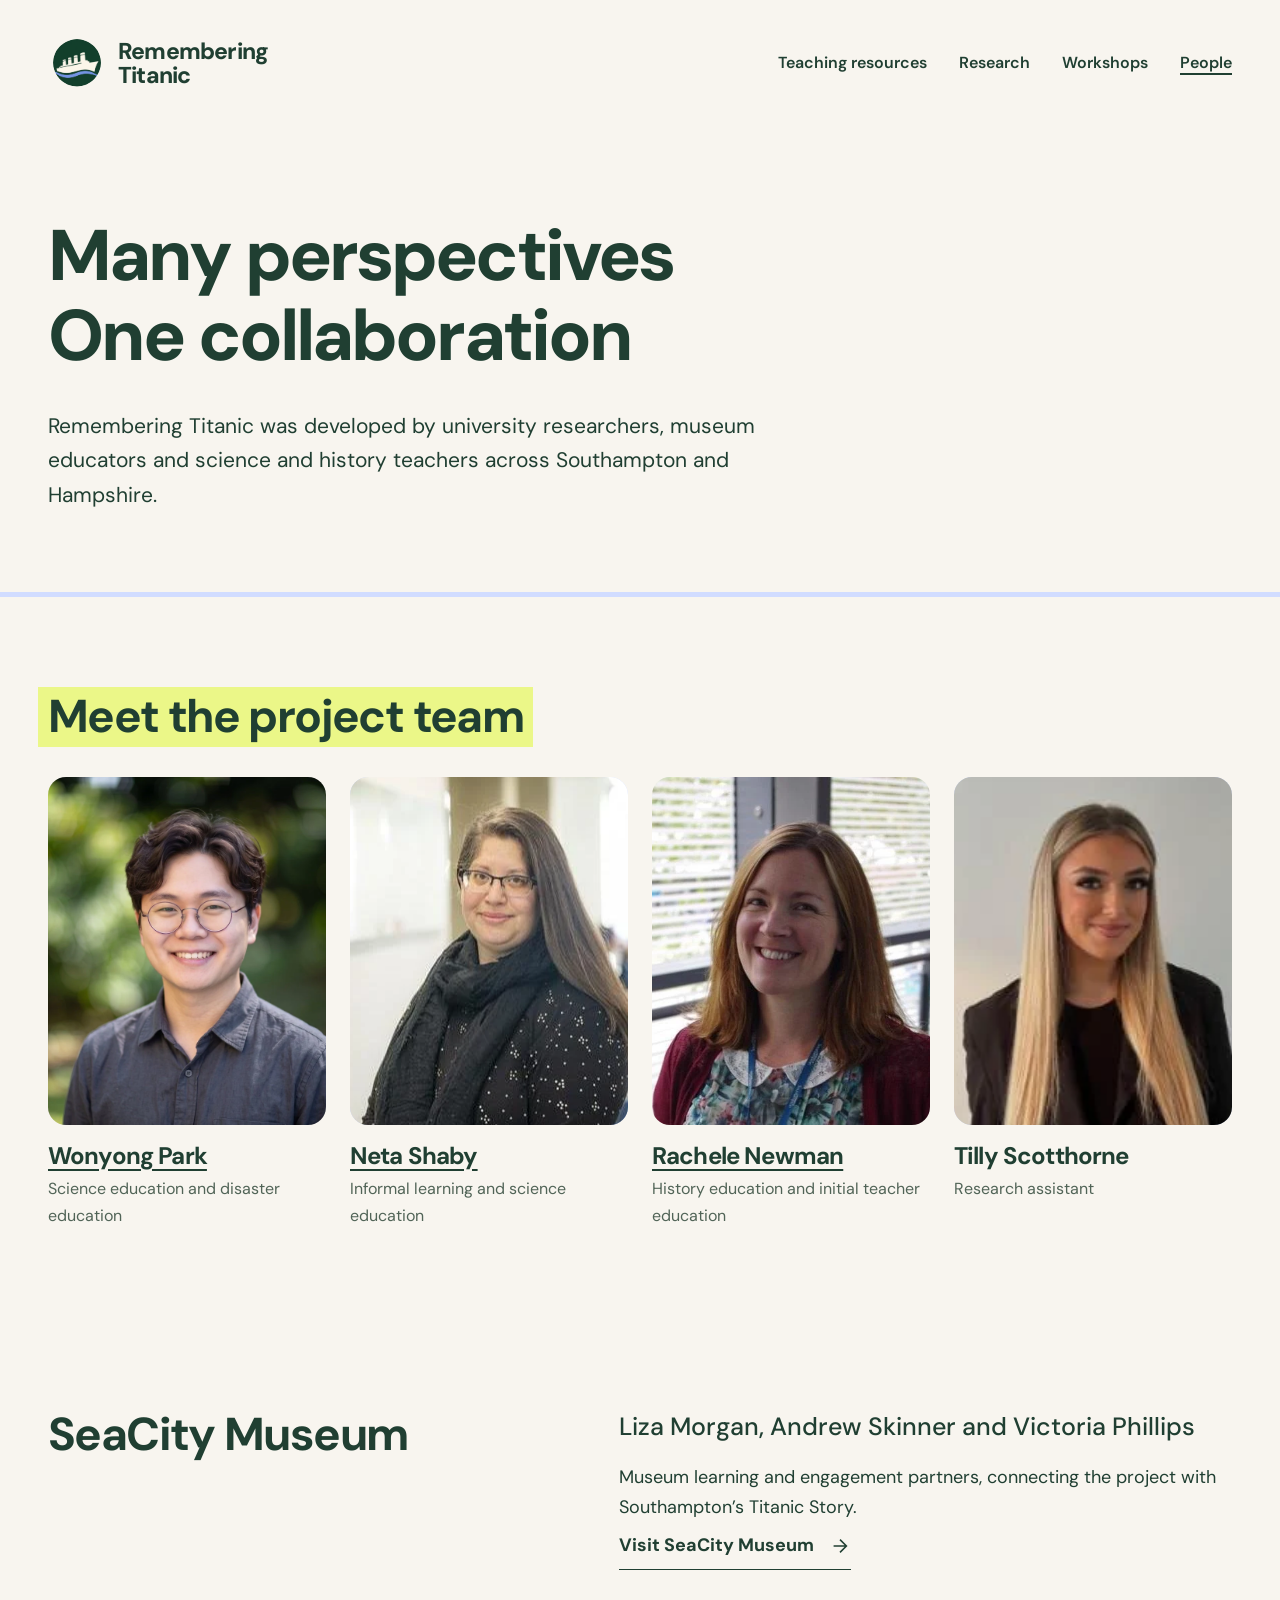
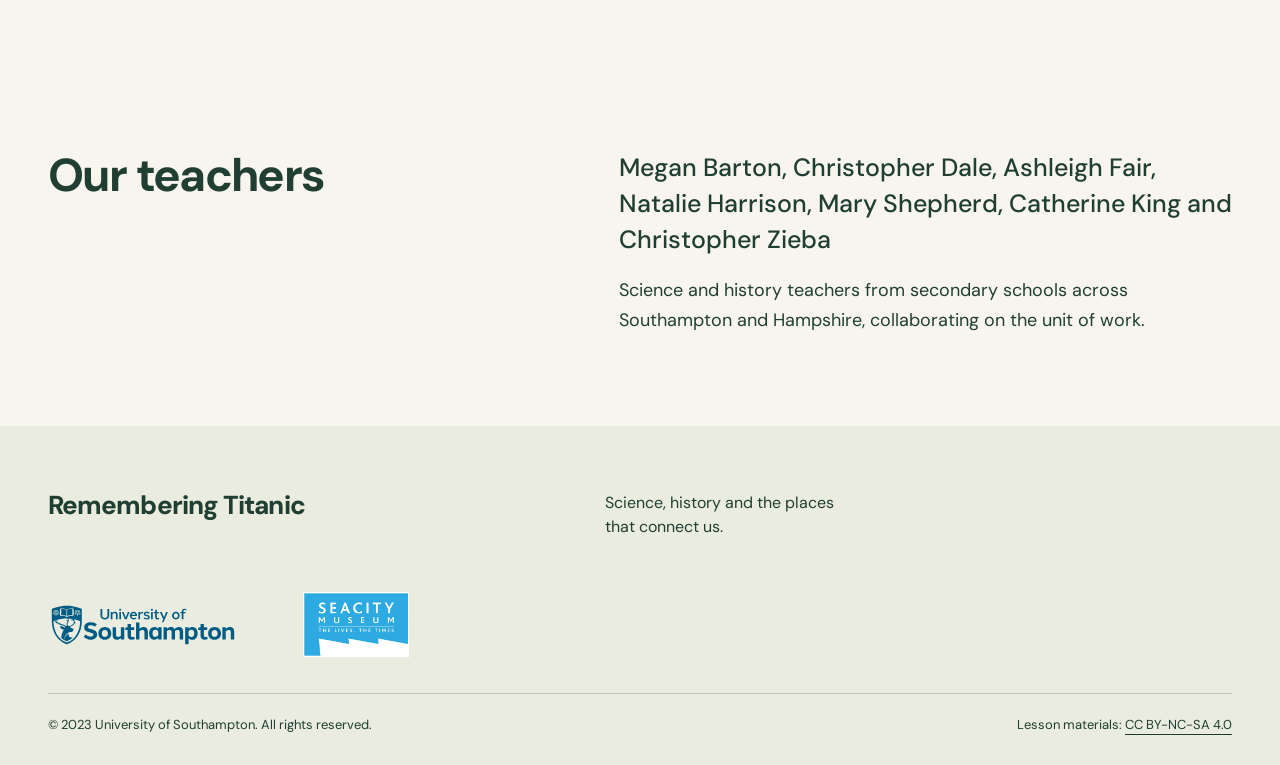
<file: docs/team/index.html>
<!doctype html><html lang="en-GB"><head><meta charset="utf-8"><meta name="viewport" content="width=device-width,initial-scale=1"><title>People | Remembering Titanic</title><meta name="theme-color" content="#203f32"><link rel="stylesheet" href="../assets/fonts.css"><link rel="stylesheet" href="../assets/style.css"><link rel="icon" href="../assets/remembering-titanic-mark.png" type="image/png"><script src="../assets/site.js" defer></script>
<meta name="description" content="Meet the researchers, museum educators and teachers behind Remembering Titanic.">
<link rel="canonical" href="https://www.remembertitanic.com/team/">
<meta property="og:type" content="website">
<meta property="og:site_name" content="Remembering Titanic">
<meta property="og:locale" content="en_GB">
<meta property="og:title" content="People | Remembering Titanic">
<meta property="og:description" content="Meet the researchers, museum educators and teachers behind Remembering Titanic.">
<meta property="og:url" content="https://www.remembertitanic.com/team/">
<meta property="og:image" content="https://www.remembertitanic.com/assets/museum.webp">
<meta property="og:image:alt" content="Project participants exploring the exhibits at SeaCity Museum">
<meta name="twitter:card" content="summary_large_image">
<meta name="twitter:title" content="People | Remembering Titanic">
<meta name="twitter:description" content="Meet the researchers, museum educators and teachers behind Remembering Titanic.">
<meta name="twitter:image" content="https://www.remembertitanic.com/assets/museum.webp">
<meta name="twitter:image:alt" content="Project participants exploring the exhibits at SeaCity Museum">
</head><body class="page-people"><a class="skip" href="#main">Skip to content</a><header class="header"><a class="brand" href="../"><img class="brand-logo" src="../assets/remembering-titanic-mark.png" alt="" width="58" height="58"><span>Remembering<br>Titanic</span></a><nav aria-label="Main navigation"><a href="../resources/">Teaching resources</a><a href="../research/">Research</a><a href="../cpd/">Workshops</a><a href="../team/" aria-current="page">People</a></nav></header><main id="main"><section class="page-heading"><h1>Many perspectives<br>One collaboration</h1><p>Remembering Titanic was developed by university researchers, museum educators and science and history teachers across Southampton and Hampshire.</p></section><section class="section people"><div class="people-heading"><h2>Meet the project team</h2></div><div class="people-grid"><article><div class="portrait-frame"><img src="../assets/wonyong-park-2026.webp" alt="Portrait of Wonyong Park" width="600" height="600" loading="lazy"></div><h3><a href="https://www.southampton.ac.uk/people/5z8mrq/doctor-wonyong-park#biography">Wonyong Park</a></h3><p>Science education and disaster education</p></article><article><div class="portrait-frame"><img src="../assets/neta-shaby.webp" alt="Portrait of Neta Shaby" width="600" height="600" loading="lazy"></div><h3><a href="https://www.southampton.ac.uk/people/5z62zw/doctor-neta-shaby">Neta Shaby</a></h3><p>Informal learning and science education</p></article><article><div class="portrait-frame"><img src="../assets/rachele-newman.webp" alt="Portrait of Rachele Newman" width="600" height="600" loading="lazy"></div><h3><a href="https://www.southampton.ac.uk/people/5x87lm/mrs-rachele-morse">Rachele Newman</a></h3><p>History education and initial teacher education</p></article><article><div class="portrait-frame"><img src="../assets/tilly-scotthorne.webp" alt="Portrait of Tilly Scotthorne" width="600" height="600" loading="lazy"></div><h3>Tilly Scotthorne</h3><p>Research assistant</p></article></div></section><section class="section split-intro"><h2>SeaCity Museum</h2><div><p class="lead">Liza Morgan, Andrew Skinner and Victoria Phillips</p><p>Museum learning and engagement partners, connecting the project with Southampton’s Titanic Story.</p><a class="text-link" href="https://seacitymuseum.co.uk/">Visit SeaCity Museum <svg aria-hidden="true" width="22" height="22" viewBox="0 0 24 24" fill="none" stroke="currentColor" stroke-width="1.7"><path d="M5 12h14M12 5l7 7-7 7"/></svg></a></div></section><section class="section split-intro"><h2>Our teachers</h2><div><p class="lead">Megan Barton, Christopher Dale, Ashleigh Fair, Natalie Harrison, Mary Shepherd, Catherine King and Christopher Zieba</p><p>Science and history teachers from secondary schools across Southampton and Hampshire, collaborating on the unit of work.</p></div></section></main><footer><div class="footer-top"><a class="brand" href="../">Remembering Titanic</a><p>Science, history and the places<br>that connect us.</p></div><div class="partners"><a href="https://www.southampton.ac.uk/"><img src="../assets/USH0149_LOGO-2021_RGB_Marine-Blue_Punched-AW.svg" alt="University of Southampton" width="220" height="65" loading="lazy"></a><a href="https://seacitymuseum.co.uk/"><img src="../assets/seacity-museum-vector-logo.webp" alt="SeaCity Museum" width="160" height="80" loading="lazy"></a></div><div class="fine"><span>© 2023 University of Southampton. All rights reserved.</span><span>Lesson materials: <a href="https://creativecommons.org/licenses/by-nc-sa/4.0/">CC BY-NC-SA 4.0</a></span></div></footer></body></html>
</file>
<file: docs/assets/fonts.css>
@font-face {
  font-family: 'DM Sans';
  font-style: normal;
  font-weight: 400;
  font-display: swap;
  src: url(dm-sans-0.ttf) format('truetype');
}
@font-face {
  font-family: 'DM Sans';
  font-style: normal;
  font-weight: 500;
  font-display: swap;
  src: url(dm-sans-1.ttf) format('truetype');
}
@font-face {
  font-family: 'DM Sans';
  font-style: normal;
  font-weight: 600;
  font-display: swap;
  src: url(dm-sans-2.ttf) format('truetype');
}
@font-face {
  font-family: 'DM Sans';
  font-style: normal;
  font-weight: 700;
  font-display: swap;
  src: url(dm-sans-3.ttf) format('truetype');
}
@font-face {
  font-family: 'DM Sans';
  font-style: normal;
  font-weight: 800;
  font-display: swap;
  src: url(dm-sans-4.ttf) format('truetype');
}
</file>
<file: docs/assets/style.css>
﻿:root{--paper:#f8f5ef;--ink:#203f32;--muted:#516457;--blue:#d1dcff;--lime:#ebf788;--line:#c6ccc1;--space:90px}*{box-sizing:border-box}html{scroll-behavior:smooth;scrollbar-color:var(--ink) var(--paper)}body{margin:0;background:var(--paper);color:var(--ink);font-family:'DM Sans',sans-serif;font-size:18px;line-height:1.65}::selection{background:var(--lime);color:var(--ink)}a{color:inherit;text-underline-offset:5px}a:hover{text-decoration-thickness:2px}button,a,summary{-webkit-tap-highlight-color:transparent}a:focus-visible,button:focus-visible,summary:focus-visible{outline:3px solid var(--ink);outline-offset:6px}img{max-width:100%;object-fit:cover}h1,h2,h3,p,figure{margin:0}p+p{margin-top:18px}p{max-width:70ch}h1,h2,h3{line-height:1.12;letter-spacing:-.035em;text-wrap:balance}h1{font-size:clamp(46px,6.6vw,92px);font-weight:800;letter-spacing:-.04em}h2{font-size:clamp(32px,3.6vw,48px);font-weight:700}h3{font-size:28px}h2+p,h3+p{margin-top:22px}svg{flex-shrink:0;vertical-align:middle}.header{max-width:1400px;margin:auto;padding:34px 48px;display:flex;align-items:center;justify-content:space-between;gap:30px}.brand{font-size:23px;font-weight:800;line-height:1.05;text-decoration:none;display:flex;align-items:center;gap:12px;letter-spacing:-.035em}.brand-dot{color:#637e5d}.brand-mark{display:flex;align-items:center;justify-content:center;font-size:32px;border:2px solid;border-radius:50%;width:58px;height:58px;transform:rotate(-9deg)}.brand-mark span{font-size:19px;align-self:flex-end;margin-bottom:8px;margin-left:-6px}.header nav{display:flex;gap:32px;font-weight:600;font-size:16px}.header nav a{text-decoration:none;padding:10px 0}.header nav a:hover,.header nav a[aria-current]{text-decoration:underline;text-decoration-color:var(--ink);text-decoration-thickness:2px}.hero{padding:90px 28px 50px;text-align:center;max-width:1250px;margin:auto}.hero h1{line-height:1.06}.hero p{margin:38px auto 0;max-width:660px;font-size:20px}.circled{position:relative;display:inline-block;z-index:0}.circled:before{content:'';position:absolute;inset:0 -20px -6px;border:7px solid var(--blue);border-radius:50%;transform:rotate(-3deg);z-index:-1}.hero-actions{display:flex;gap:16px;align-items:center;justify-content:center;flex-wrap:wrap;margin-top:32px}.button{display:inline-flex;align-items:center;justify-content:center;gap:20px;padding:17px 26px;border-radius:100px;background:var(--ink);color:var(--paper);font-size:16px;font-weight:700;text-decoration:none;border:2px solid var(--ink);min-height:58px;transition:background .2s}.button:hover{background:#355746}.button.secondary{background:var(--blue);color:var(--ink);border-color:var(--blue)}.button.secondary:hover{background:#bdcbf4;border-color:#bdcbf4}.hero-note{font-size:14px;margin:44px auto 0;color:var(--muted)}.photo-band{border-top:12px solid var(--ink);max-width:1400px;margin:22px auto 0;display:grid;grid-template-columns:1.4fr 1fr;background:var(--blue)}.photo-band figure{position:relative;min-width:0}.photo-band img{width:100%;height:450px;display:block}.photo-band figcaption{position:absolute;bottom:0;background:var(--paper);padding:10px 20px;font-size:12px}.photo-caption{padding:50px;display:flex;flex-direction:column;justify-content:center}.photo-caption>span{font-size:clamp(32px,4vw,54px);font-weight:800;line-height:1.08;letter-spacing:-.035em}.photo-caption em{font-style:normal;background:var(--lime)}.photo-caption p{font-size:16px;margin-top:28px;max-width:33ch}.section{max-width:1280px;margin:auto;padding:var(--space) 48px}.split-intro{display:grid;grid-template-columns:1fr 1.25fr;gap:80px}.lead{font-size:25px;line-height:1.45;font-weight:500}.pathways{max-width:1280px;margin:auto;display:grid;grid-template-columns:1fr 1fr;padding:0 48px}.pathways article{padding:50px;background:var(--blue)}.pathways article+article{background:var(--lime)}.pathways h2{font-size:48px}.pathways p{margin:26px 0;max-width:36ch}.text-link{display:inline-flex;align-items:center;gap:15px;font-weight:700;text-decoration:none;border-bottom:1px solid;padding:8px 0}.together{display:grid;grid-template-columns:1.1fr 1fr;gap:70px;align-items:center}.together img{width:100%;height:400px}.together .text-link{margin-top:25px}footer{background:#e9ecdf;padding:55px max(30px,calc((100vw - 1184px)/2));}.footer-top{display:flex;align-items:center;justify-content:space-between;gap:35px}.footer-top p{font-size:16px}.footer-top>a:last-child{display:flex;gap:16px;align-items:center}.partners{display:flex;gap:55px;align-items:center;margin:50px 0}.partners img{object-fit:contain}.fine{border-top:1px solid var(--line);padding-top:24px;display:flex;justify-content:space-between;gap:24px;font-size:12px}.page-heading{padding:90px 48px 80px;max-width:1280px;margin:auto;border-bottom:5px solid var(--blue)}.page-heading h1{font-size:clamp(44px,5.6vw,78px)}.page-heading p{margin-top:32px;max-width:750px;font-size:21px}.underline{text-decoration:underline;text-decoration-color:var(--blue);text-decoration-thickness:10px;text-underline-offset:8px}.resource-start{display:grid;grid-template-columns:1.5fr 1fr;gap:65px;align-items:center}.resource-start h2{font-size:34px}.resource-start .button{justify-self:end}.download{display:flex;justify-content:space-between;align-items:center;gap:25px;padding:16px 0;border-bottom:1px solid var(--line);text-decoration:none;font-weight:500;font-size:17px}.download span{font-size:13px;font-weight:400;white-space:nowrap}.download:hover{text-decoration:underline}.filter-bar{display:flex;justify-content:space-between;align-items:center;padding-bottom:28px;gap:20px}.filter-bar[hidden],[hidden]{display:none!important}.filter-bar div{display:flex;gap:8px}button{font:inherit;font-size:15px;border:1px solid var(--ink);background:transparent;color:var(--ink);border-radius:30px;padding:10px 21px;cursor:pointer}button[aria-pressed=true],button:hover{background:var(--ink);color:var(--paper)}.lessons{padding-top:0}.lesson{display:grid;grid-template-columns:100px 1fr;gap:32px;border-top:1px solid var(--line);padding:42px 0}.lesson-id{font-size:60px;line-height:1.1;letter-spacing:-.04em;font-weight:600;color:#577258}.meta{font-size:14px;color:var(--muted);margin-bottom:12px}.lesson h2{font-size:32px;max-width:34ch}.lesson p{margin-top:16px;max-width:70ch}.lesson details{margin-top:22px;max-width:780px}.lesson summary{cursor:pointer;font-size:16px;font-weight:700;padding:12px 0}.lesson summary>span{font-size:13px;font-weight:400;margin-left:16px}.downloads{padding:0 20px 15px;background:#eef0e6}.licensing{background:#e9ecdf;max-width:none;padding-left:max(48px,calc((100vw - 1184px)/2));padding-right:max(48px,calc((100vw - 1184px)/2))}.licensing p{font-size:16px}.publications{padding-top:0}.publications>h2{margin-bottom:40px}.publications article{border-top:1px solid var(--line);padding:34px 0}.publications h3{max-width:900px;font-size:29px;line-height:1.3}.publications h3 a{text-decoration:none}.publications h3 a:hover{text-decoration:underline}.publications article p{font-size:16px;margin-top:16px}.research-notes{display:grid;grid-template-columns:1fr 1fr;gap:70px;background:var(--blue)}.research-notes>div+div{align-self:center}.research-notes p{font-size:17px}.workshop{display:grid;grid-template-columns:1fr 2fr;gap:70px;border-bottom:1px solid var(--line)}.date{font-weight:600}.wide-photo{max-width:1184px;margin:auto}.wide-photo img{width:100%;max-height:570px;display:block}.wide-photo figcaption{font-size:14px;margin-top:12px}.people-grid{display:grid;grid-template-columns:1fr 1fr;gap:40px;margin-top:40px}.people-grid article{border-top:1px solid var(--line);padding-top:25px}.people-grid h3{font-size:26px}.people-grid p{margin-top:12px}.skip{position:absolute;left:20px;top:-100px;padding:14px;background:var(--lime);z-index:10}.skip:focus{top:10px}.sr-only{position:absolute;width:1px;height:1px;padding:0;margin:-1px;overflow:hidden;clip:rect(0,0,0,0);white-space:nowrap;border:0}
@media(max-width:900px){.header{padding:26px;align-items:flex-start}.header nav{gap:16px;flex-wrap:wrap;justify-content:flex-end;max-width:360px}.hero{padding-top:60px}.photo-caption{padding:30px}.photo-band img{height:370px}.split-intro,.together,.resource-start,.workshop{gap:35px}.pathways article{padding:30px}.pathways h2{font-size:38px}.footer-top{flex-wrap:wrap}.research-notes{gap:40px}.section,.page-heading{padding-left:28px;padding-right:28px}.pathways{padding:0 28px}}
@media(max-width:600px){:root{--space:48px}body{font-size:17px}.header{display:block;padding:24px 22px 0}.header .brand{justify-content:center}.brand{font-size:21px}.brand-mark{width:48px;height:48px;font-size:28px}.header nav{justify-content:center;max-width:none;gap:12px 22px;font-size:14px;margin-top:24px}.hero{padding:50px 22px 24px}.hero h1{font-size:clamp(39px,9.6vw,57px)}.circled:before{border-width:4px;inset:0 -9px -3px}.hero p{font-size:18px;margin-top:28px}.hero-actions{gap:12px}.hero-actions .button{width:100%}.hero-note{margin-top:28px;font-size:12px}.button{font-size:15px;min-height:54px;padding:13px 20px}.photo-band{grid-template-columns:1fr;margin-top:24px;border-top-width:8px}.photo-band img{height:270px}.photo-caption{padding:28px}.photo-caption>span{font-size:34px}.photo-caption>span br{display:block}.photo-caption p{max-width:40ch;margin-top:18px}.photo-band figcaption{font-size:10px}.section{padding:48px 22px}.split-intro,.together,.resource-start,.research-notes,.workshop{grid-template-columns:1fr;gap:28px}.lead{font-size:23px}.pathways{grid-template-columns:1fr;padding:0 22px}.pathways article{padding:32px 26px}.pathways h2{font-size:38px}.together img{height:260px}.page-heading{padding:50px 22px 40px}.page-heading h1{font-size:43px}.page-heading p{font-size:18px;margin-top:26px}.resource-start .button{justify-self:stretch}.download{font-size:15px;gap:12px}.download span{font-size:11px}.filter-bar{display:block}.filter-bar>span{display:block;margin-bottom:15px}.filter-bar div{gap:6px}button{padding:9px 15px;font-size:14px}.lesson{grid-template-columns:40px 1fr;gap:16px;padding:30px 0}.lesson-id{font-size:38px}.lesson h2{font-size:26px}.lesson p{font-size:16px}.lesson .download{display:block}.lesson .download span{display:block;margin-top:5px}.lessons{padding-top:0}.publications{padding-top:0}.publications h3{font-size:25px}.wide-photo{margin:0 22px}.wide-photo img{height:270px}.people-grid{grid-template-columns:1fr;gap:28px}.fine{flex-direction:column;gap:14px}.footer-top{display:grid;gap:26px}.partners{gap:28px;flex-wrap:wrap;margin:35px 0}.partners img{max-width:170px}.underline{text-decoration-thickness:6px}.photo-caption em{display:inline-block}.research-notes{padding:40px 22px}}
@media(prefers-reduced-motion:reduce){html{scroll-behavior:auto}*{transition:none!important}}

/* Project mark, portrait-led people page, and research findings */
.brand-logo{width:58px;height:58px;display:block;object-fit:contain}
.people-heading{display:flex;justify-content:space-between;align-items:end;gap:30px;margin-bottom:30px}
.people-heading h2{margin:0}.people-heading p{max-width:36ch;font-size:16px;color:var(--muted)}
.people-grid{grid-template-columns:repeat(4,minmax(0,1fr));gap:24px;margin-top:0}
.people-grid article{border:0;padding:0}.people-grid article:nth-child(even){padding-top:38px}
.people-grid img{display:block;width:100%;height:auto;aspect-ratio:4/5;object-fit:cover;object-position:center;border-radius:18px;background:var(--blue)}
.people-grid h3{font-size:24px;margin-top:18px}.people-grid p{font-size:16px;margin-top:7px;color:var(--muted)}
.findings-section{background:var(--blue);max-width:1184px;margin:70px auto;padding:55px}
.findings-heading p{font-size:18px;margin-top:15px}
.findings-grid{display:grid;grid-template-columns:repeat(3,minmax(0,1fr));gap:35px;margin-top:35px}
.findings-grid article{border-top:2px solid var(--ink);padding-top:16px}
.findings-grid h3{font-size:24px;line-height:1.25}.findings-grid p{font-size:16px;margin-top:14px}
.findings-source{font-size:14px;margin-top:35px}
@media(max-width:760px){.people-heading{display:block}.people-heading p{margin-top:12px}.people-grid{grid-template-columns:repeat(2,minmax(0,1fr));gap:25px 18px}.people-grid article:nth-child(even){padding-top:20px}.people-grid h3{font-size:20px}.people-grid p{font-size:14px}.findings-section{margin:45px 22px;padding:30px}.findings-grid{grid-template-columns:1fr;gap:26px}.brand-logo{width:48px;height:48px}}


/* Align the project portraits and give the footer a calmer hierarchy */
.people-grid article:nth-child(even){padding-top:0}
.people-grid img{object-position:center center}
.people-grid article:nth-child(1) img{object-position:50% 50%}
.people-grid article:nth-child(2) img{object-position:50% 50%}
.people-grid article:nth-child(3) img{object-position:50% 50%}
.people-grid article:nth-child(4) img{object-position:50% 50%}
footer{background:#e9ecdf;padding:65px max(30px,calc((100vw - 1184px)/2)) 30px}
.footer-top{display:grid;grid-template-columns:1.1fr 1.25fr auto;align-items:start;gap:38px}
.footer-top .brand{font-size:26px;line-height:1.1}
.footer-top p{margin:0;font-size:16px;line-height:1.55}
.footer-top>a:last-child{display:inline-flex;align-items:center;justify-content:center;gap:14px;border:1px solid var(--ink);border-radius:100px;text-decoration:none;padding:11px 19px;font-size:15px;font-weight:700;white-space:nowrap}
.footer-top>a:last-child:hover{background:var(--ink);color:var(--paper)}
.partners{display:flex;align-items:center;gap:48px;margin:52px 0 36px}
.partners a{display:flex;align-items:center}.partners img{display:block;object-fit:contain}
.partners a:first-child img{width:190px;height:65px}
.partners a:last-child img{width:140px;height:65px}
.fine{border-top:1px solid #bac6b9;padding-top:22px;display:flex;justify-content:space-between;gap:20px;font-size:13px;line-height:1.45}
@media(max-width:760px){.people-grid article:nth-child(even){padding-top:0}.footer-top{grid-template-columns:1fr;gap:18px}.footer-top>a:last-child{justify-self:start}.partners{gap:25px;margin:38px 0 30px;flex-wrap:wrap}.partners a:first-child img{width:170px;height:55px}.partners a:last-child img{width:125px;height:55px}.fine{flex-direction:column;gap:10px}footer{padding:48px 22px 25px}}

.people-grid .portrait-frame{aspect-ratio:4/5;overflow:hidden;border-radius:18px;background:var(--blue)}
.people-grid .portrait-frame img{display:block;width:100%;height:100%;aspect-ratio:auto;border-radius:0;object-fit:cover}
.people-grid article:nth-child(2) .portrait-frame img{transform:scale(1.15);transform-origin:50% 28%}
.people-grid article:nth-child(4) .portrait-frame img{transform:scale(1.08);transform-origin:50% 28%}

/* Clip the cream margin around the original badge without changing the artwork */
.brand-logo { clip-path: ellipse(41.35% 40.85% at 50% 49.65%); }

/* Space the video list apart from the teacher guide. */
.video-intro{margin-top:32px}

/* Centre the footer on smaller screens. */
@media(max-width:760px){footer{text-align:center}.footer-top{justify-items:center}.footer-top .brand{justify-content:center}.partners{justify-content:center}.fine{align-items:center;border-top:0;padding-top:0}}

/* Lime accents for the research, workshops and people pages. */
.page-research .findings-section{background:var(--lime)}
.page-workshops .date{background:var(--lime);padding:12px 16px;align-self:start;justify-self:start}
.page-people .people-heading h2{background:var(--lime);padding:4px 10px;margin-left:-10px}

/* A distinct, readable home for additional classroom materials. */
.further-resources{max-width:1184px;background:var(--blue);padding:55px;margin:0 auto 90px}
.further-resources h2{max-width:20ch}
.further-resources .download{border-bottom-color:rgba(32,63,50,.35)}
.further-resources .video-intro{font-weight:700}
@media(max-width:760px){.further-resources{margin:0 22px 48px;padding:30px}.further-resources .download{display:block}.further-resources .download span{display:block;margin-top:4px;white-space:normal}}
</file>
